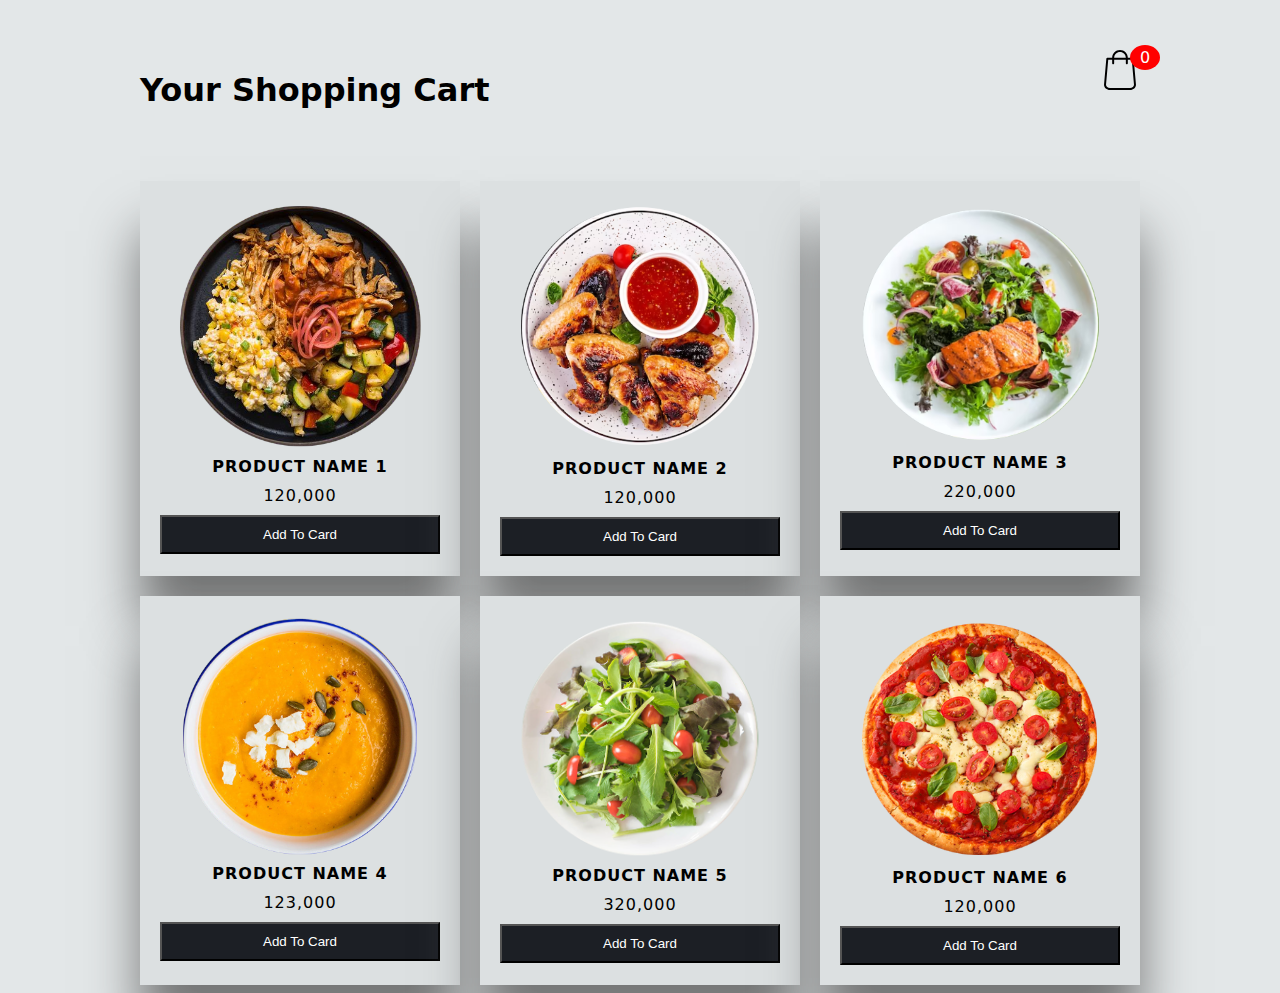
<file: Add to Card Template/index.html>
<!DOCTYPE html>
<html lang="en">
<head>
    <meta charset="UTF-8">
    <meta http-equiv="X-UA-Compatible" content="IE=edge">
    <meta name="viewport" content="width=device-width, initial-scale=1.0">
    <title>Document</title>
    <link rel="stylesheet" href="style.css">
</head>
<body class="">
    
    <div class="container">
        <header>
            <h1>Your Shopping Cart</h1>
            <div class="shopping">
                <img src="image/shopping.svg">
                <span class="quantity">0</span>
            </div>
        </header>

        <div class="list">
          
        </div>
    </div>
    <div class="card">
        <h1>Card</h1>
        <ul class="listCard">
        </ul>
        <div class="checkOut">
            <div class="total">0</div>
            <div class="closeShopping">Close</div>
        </div>
    </div>

    <script src="app.js"></script>
</body>
</html>
</file>
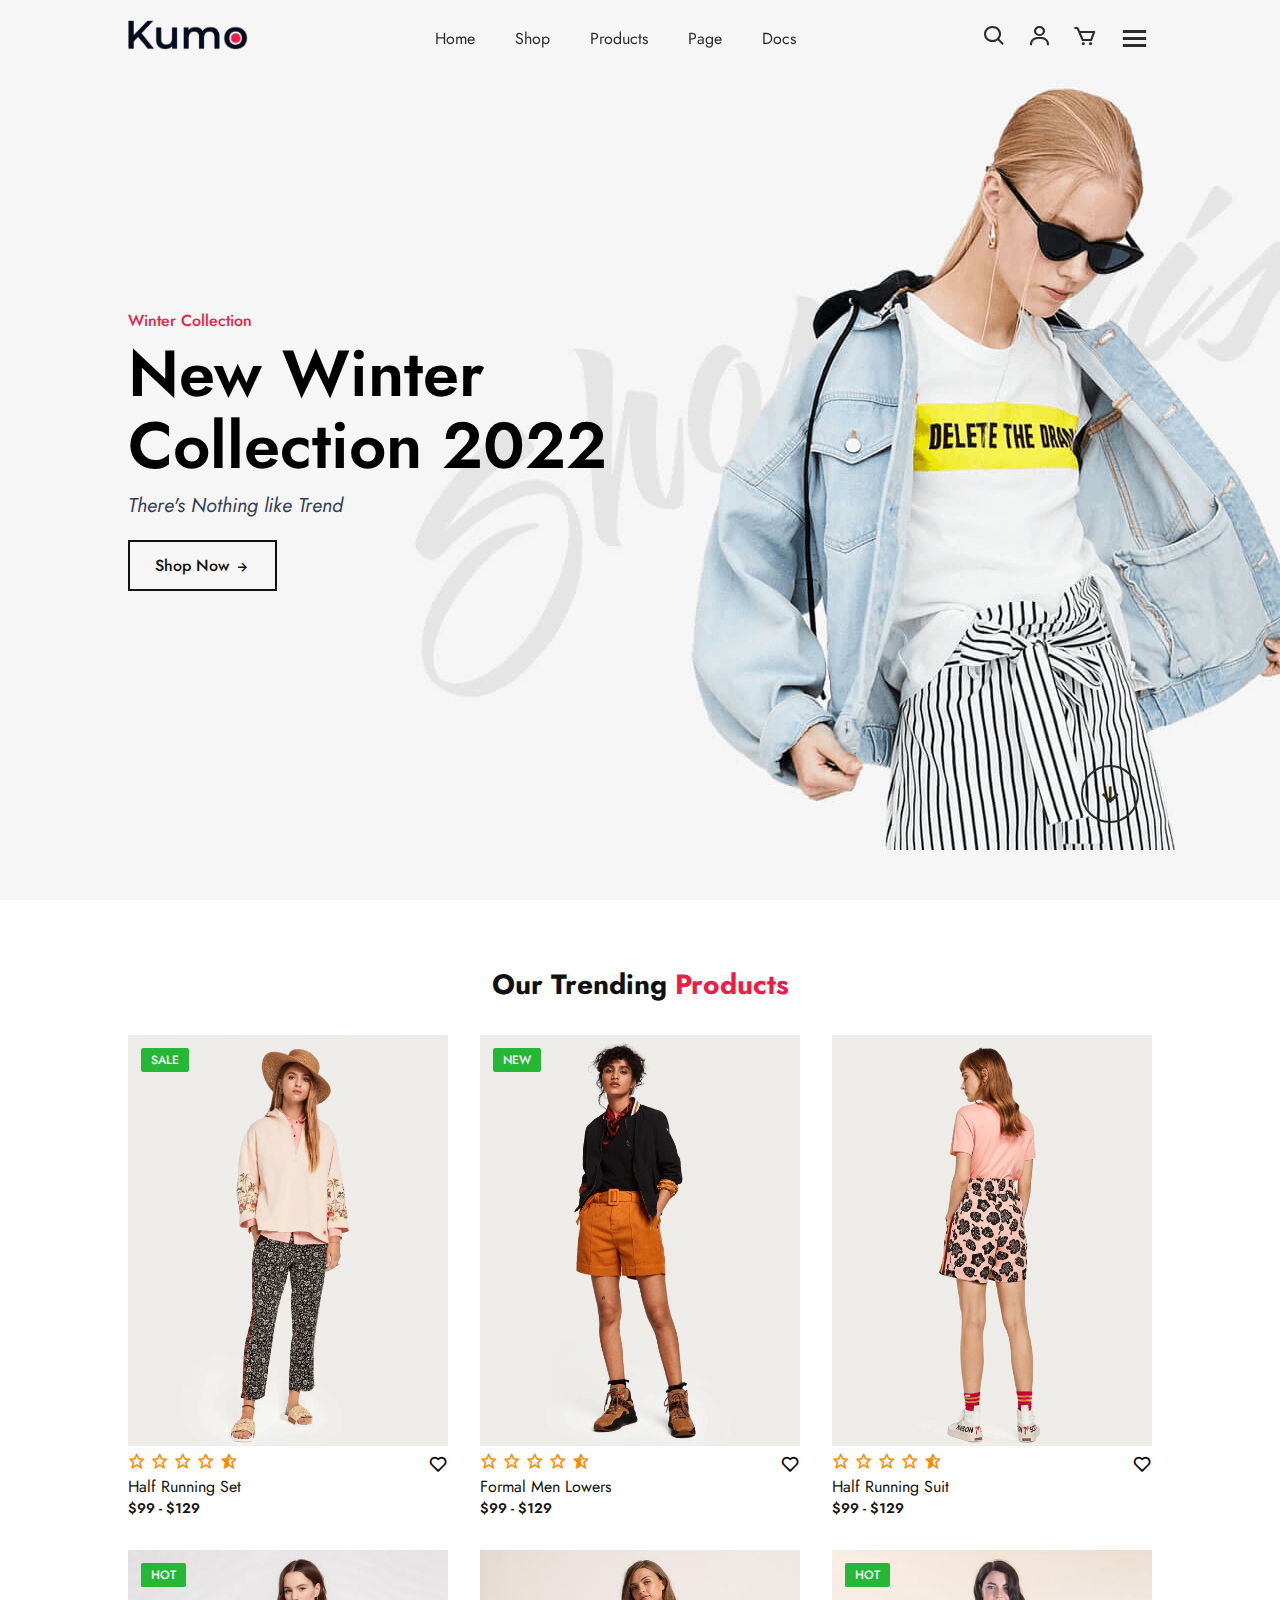
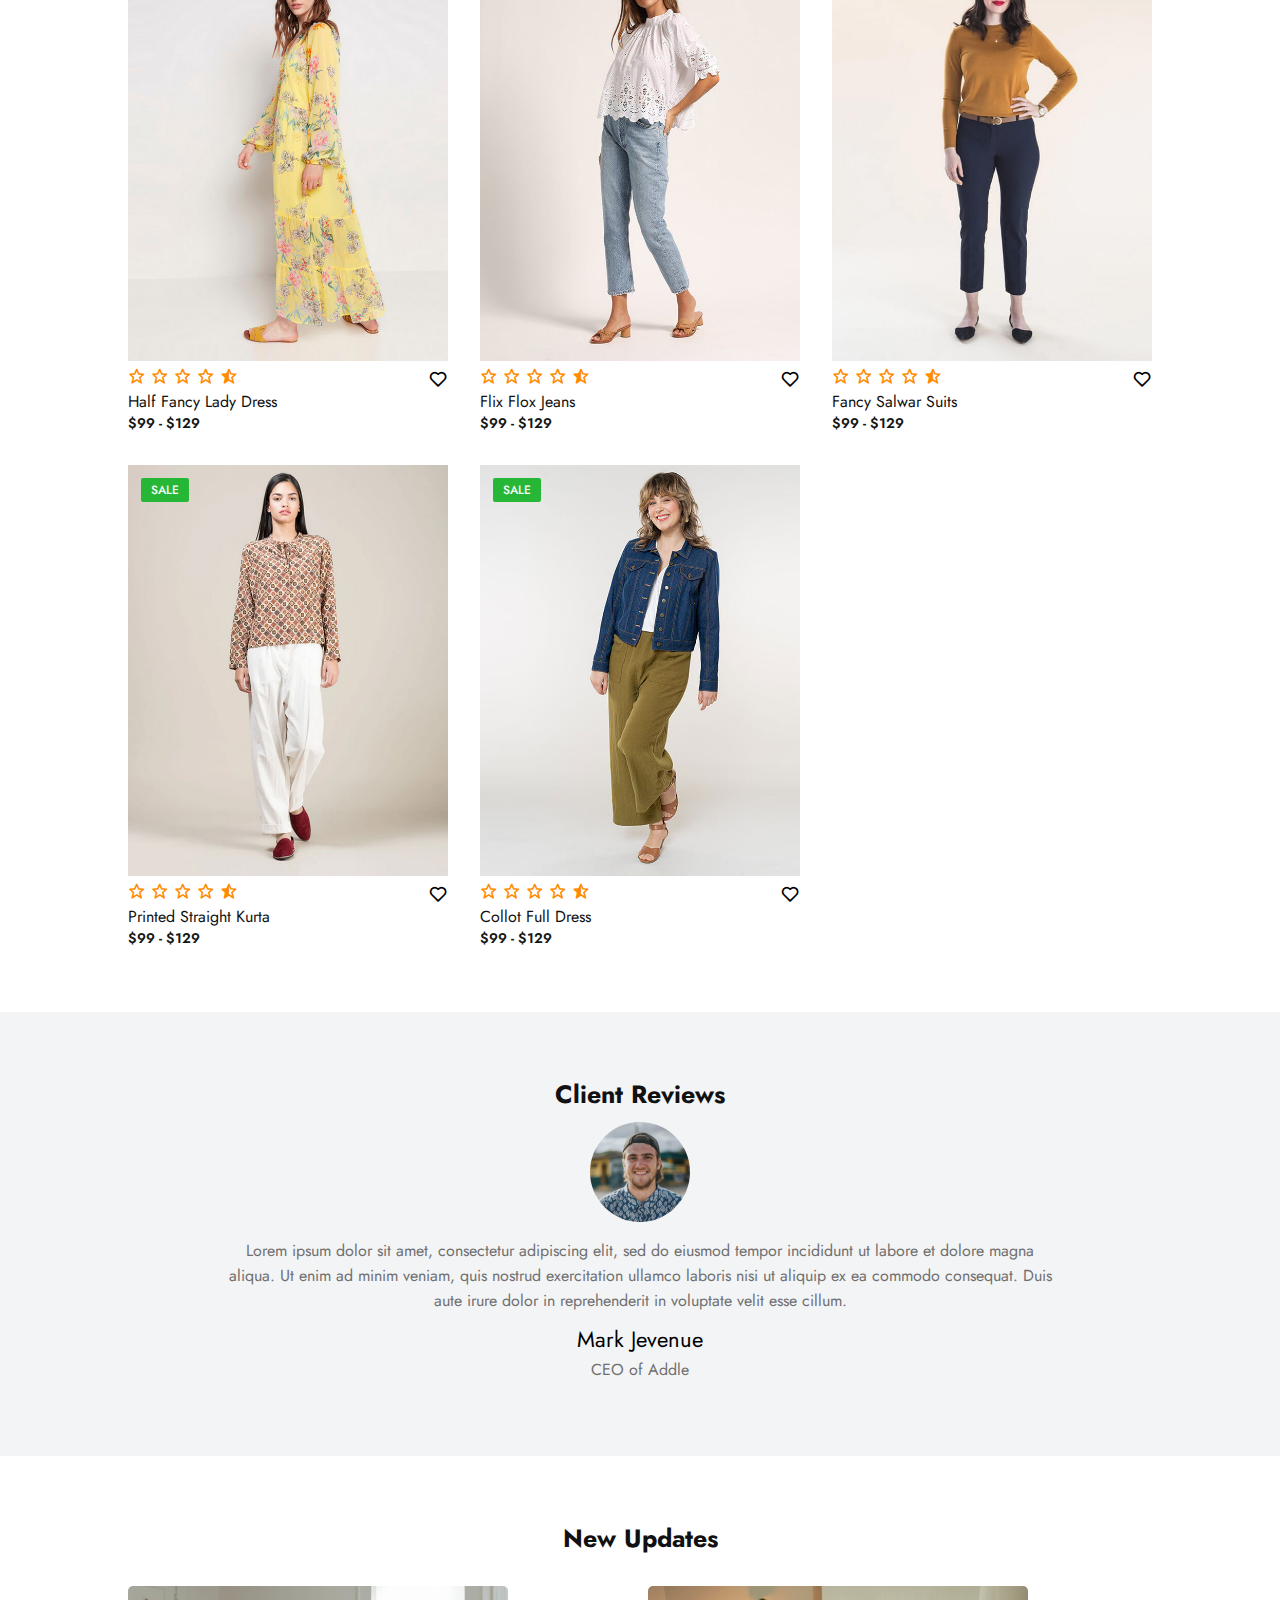
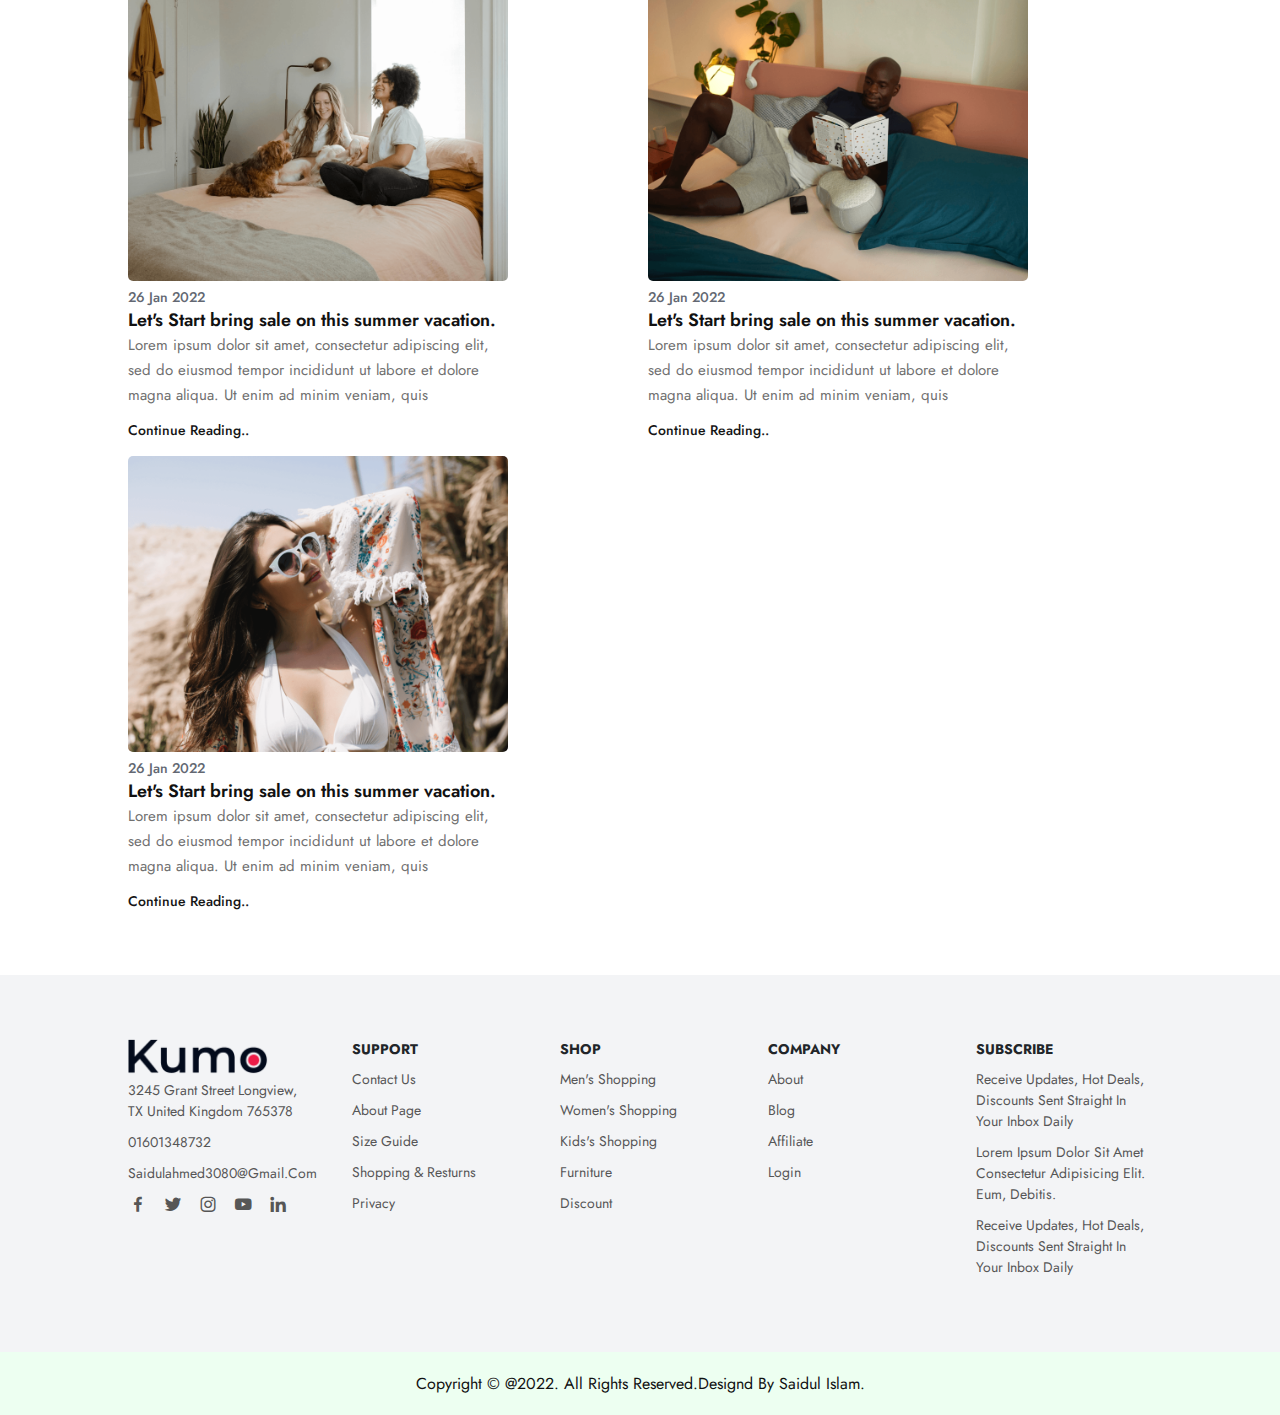
<file: Ecommerce Responsive Website Template/index.html>
<!DOCTYPE html>
<html lang="en">
<head>
    <meta charset="UTF-8">
    <meta http-equiv="X-UA-Compatible" content="IE=edge">
    <meta name="viewport" content="width=device-width, initial-scale=1.0">
    <title>Ecommerce Responsive full website</title>
    <!-- CSS-link -->
    <link rel="stylesheet" href="style.css">

    <link rel="preconnect" href="https://fonts.googleapis.com">
<link rel="preconnect" href="https://fonts.gstatic.com" crossorigin>
<link href="https://fonts.googleapis.com/css2?family=Jost:wght@100;200;300;400;500;600;700&display=swap" rel="stylesheet">

<link rel="stylesheet" href="https://cdnjs.cloudflare.com/ajax/libs/font-awesome/6.2.1/css/all.min.css" integrity="sha512-MV7K8+y+gLIBoVD59lQIYicR65iaqukzvf/nwasF0nqhPay5w/9lJmVM2hMDcnK1OnMGCdVK+iQrJ7lzPJQd1w==" crossorigin="anonymous" referrerpolicy="no-referrer" />

<link rel="stylesheet"
  href="https://unpkg.com/boxicons@latest/css/boxicons.min.css">
</head>
<body>

    <header>
        <a href="#" class="logo"><img src="image/logo.png" alt=""></a>

        <ul class="navmenu">
            <li><a href="#">home</a></li>
            <li><a href="#">shop</a></li>
            <li><a href="#">products</a></li>
            <li><a href="#">page</a></li>
            <li><a href="#">Docs</a></li>
        </ul>

        <div class="nav-icon">
            <a href="#"><i class='bx bx-search'></i></a>
            <a href="#"><i class='bx bx-user' ></i></a>
            <a href="#"><i class='bx bx-cart' ></i></a>

            <div class="bx bx-menu" id="menu-icon"></div>
        </div>
    </header>

    <section class="main-home">
        <div class="main-text">
            <h5>Winter Collection</h5>
            <h1>New Winter <br> Collection 2022</h1>
            <p>There's Nothing like Trend</p>

            <a href="#" class="main-btn">Shop Now <i class='bx bx-right-arrow-alt' ></i></a>
        </div>

        <div class="down-arrow">
            <a href="#trending" class="down"><i class='bx bx-down-arrow-alt' ></i></a>
        </div>
    </section>

    <!-- trending-products-section -->
    <section class="trending-product" id="trending">
        <div class="center-text">
            <h2>Our Trending <span>products</span></h2>
        </div>

        <div class="products">
            <div class="row">
                <img src="image/1.jpg" alt="">
                <div class="product-text">
                    <h5>Sale</h5>
                </div>
                <div class="heart-icon">
                    <i class='bx bx-heart'></i>
                </div>
                <div class="ratting">
                    <i class='bx bx-star'></i>
                    <i class='bx bx-star'></i>
                    <i class='bx bx-star'></i>
                    <i class='bx bx-star'></i>
                    <i class='bx bxs-star-half' ></i>
                </div>

                <div class="price">
                    <h4>Half Running Set</h4>
                    <p>$99 - $129</p>
                </div>
            </div>

            <div class="row">
                <img src="image/2.jpg" alt="">
                <div class="product-text">
                    <h5>New</h5>
                </div>
                <div class="heart-icon">
                    <i class='bx bx-heart'></i>
                </div>
                <div class="ratting">
                    <i class='bx bx-star'></i>
                    <i class='bx bx-star'></i>
                    <i class='bx bx-star'></i>
                    <i class='bx bx-star'></i>
                    <i class='bx bxs-star-half' ></i>
                </div>

                <div class="price">
                    <h4>Formal Men Lowers</h4>
                    <p>$99 - $129</p>
                </div>
            </div>

            <div class="row">
                <img src="image/3.jpg" alt="">

                <div class="heart-icon">
                    <i class='bx bx-heart'></i>
                </div>
                <div class="ratting">
                    <i class='bx bx-star'></i>
                    <i class='bx bx-star'></i>
                    <i class='bx bx-star'></i>
                    <i class='bx bx-star'></i>
                    <i class='bx bxs-star-half' ></i>
                </div>

                <div class="price">
                    <h4>Half Running Suit</h4>
                    <p>$99 - $129</p>
                </div>
            </div>

            <div class="row">
                <img src="image/4.jpg" alt="">
                <div class="product-text">
                    <h5>Hot</h5>
                </div>
                <div class="heart-icon">
                    <i class='bx bx-heart'></i>
                </div>
                <div class="ratting">
                    <i class='bx bx-star'></i>
                    <i class='bx bx-star'></i>
                    <i class='bx bx-star'></i>
                    <i class='bx bx-star'></i>
                    <i class='bx bxs-star-half' ></i>
                </div>

                <div class="price">
                    <h4>Half Fancy Lady Dress</h4>
                    <p>$99 - $129</p>
                </div>
            </div>

            <div class="row">
                <img src="image/5.jpg" alt="">

                <div class="heart-icon">
                    <i class='bx bx-heart'></i>
                </div>
                <div class="ratting">
                    <i class='bx bx-star'></i>
                    <i class='bx bx-star'></i>
                    <i class='bx bx-star'></i>
                    <i class='bx bx-star'></i>
                    <i class='bx bxs-star-half' ></i>
                </div>

                <div class="price">
                    <h4>Flix Flox Jeans</h4>
                    <p>$99 - $129</p>
                </div>
            </div>

            <div class="row">
                <img src="image/6.jpg" alt="">
                <div class="product-text">
                    <h5>Hot</h5>
                </div>
                <div class="heart-icon">
                    <i class='bx bx-heart'></i>
                </div>
                <div class="ratting">
                    <i class='bx bx-star'></i>
                    <i class='bx bx-star'></i>
                    <i class='bx bx-star'></i>
                    <i class='bx bx-star'></i>
                    <i class='bx bxs-star-half' ></i>
                </div>

                <div class="price">
                    <h4>Fancy Salwar Suits</h4>
                    <p>$99 - $129</p>
                </div>
            </div>

            <div class="row">
                <img src="image/7.jpg" alt="">
                <div class="product-text">
                    <h5>Sale</h5>
                </div>
                <div class="heart-icon">
                    <i class='bx bx-heart'></i>
                </div>
                <div class="ratting">
                    <i class='bx bx-star'></i>
                    <i class='bx bx-star'></i>
                    <i class='bx bx-star'></i>
                    <i class='bx bx-star'></i>
                    <i class='bx bxs-star-half' ></i>
                </div>

                <div class="price">
                    <h4>Printed Straight Kurta</h4>
                    <p>$99 - $129</p>
                </div>
            </div>

            <div class="row">
                <img src="image/8.jpg" alt="">
                <div class="product-text">
                    <h5>Sale</h5>
                </div>
                <div class="heart-icon">
                    <i class='bx bx-heart'></i>
                </div>
                <div class="ratting">
                    <i class='bx bx-star'></i>
                    <i class='bx bx-star'></i>
                    <i class='bx bx-star'></i>
                    <i class='bx bx-star'></i>
                    <i class='bx bxs-star-half' ></i>
                </div>

                <div class="price">
                    <h4>Collot Full Dress</h4>
                    <p>$99 - $129</p>
                </div>
            </div>
        </div>

    </section>

    <!-- Client-Review-section -->

    <section class="client-reviews">
        <div class="reviews">
            <h3>Client Reviews</h3>
            <img src="image/team-1.jpg" alt="">
            <p>Lorem ipsum dolor sit amet, consectetur adipiscing elit, sed do eiusmod tempor incididunt ut labore et dolore magna <br>
                aliqua. Ut enim ad minim veniam, quis nostrud exercitation ullamco laboris nisi ut aliquip ex ea commodo consequat. Duis <br>
                aute irure dolor in reprehenderit in voluptate velit esse cillum.</p>

                <h2>Mark Jevenue</h2>
                <p>CEO of Addle</p>
        </div>
    </section>

    <!-- update-news-section -->
    <section class="Update-news">
        <div class="up-center-text">
            <h2>New Updates</h2>
        </div>

        <div class="update-cart">
            <div class="cart">
                <img src="image/bl-1.png" alt="">
                <h5>26 jan 2022</h5>
                <h4>Let's Start bring sale on this summer vacation.</h4>
                <p>Lorem ipsum dolor sit amet, consectetur adipiscing elit, sed do eiusmod tempor incididunt ut labore et dolore magna aliqua. Ut enim ad minim veniam, quis</p>

                <h6>Continue Reading..</h6>
            </div>

            <div class="cart">
                <img src="image/bl-2.png" alt="">
                <h5>26 jan 2022</h5>
                <h4>Let's Start bring sale on this summer vacation.</h4>
                <p>Lorem ipsum dolor sit amet, consectetur adipiscing elit, sed do eiusmod tempor incididunt ut labore et dolore magna aliqua. Ut enim ad minim veniam, quis</p>

                <h6>Continue Reading..</h6>
            </div>

            <div class="cart">
                <img src="image/bl-3.png" alt="">
                <h5>26 jan 2022</h5>
                <h4>Let's Start bring sale on this summer vacation.</h4>
                <p>Lorem ipsum dolor sit amet, consectetur adipiscing elit, sed do eiusmod tempor incididunt ut labore et dolore magna aliqua. Ut enim ad minim veniam, quis</p>

                <h6>Continue Reading..</h6>
            </div>
        </div>
    </section>

    <!-- contact-section -->
    <section class="contact">
        <div class="contact-info">
            <div class="first-info">
                <img src="image/logo.png" alt="">

                <p>3245 Grant Street Longview, <br> TX united kingdom 765378</p>
                <p>01601348732</p>
                <p>saidulahmed3080@gmail.com</p>

                <div class="social-icon">
                    <a href="#"><i class='bx bxl-facebook'></i></a>
                    <a href="#"><i class='bx bxl-twitter' ></i></a>
                    <a href="#"><i class='bx bxl-instagram' ></i></a>
                    <a href="#"><i class='bx bxl-youtube' ></i></a>
                    <a href="#"><i class='bx bxl-linkedin' ></i></a>
                </div>
            </div>

            <div class="second-info">
                <h4>Support</h4>
                <p>Contact us</p>
                <p>About page</p>
                <p>Size Guide</p>
                <p>Shopping & Resturns</p>
                <p>Privacy</p>
            </div>

            <div class="third-info">
                <h4>Shop</h4>
                <p>Men's Shopping</p>
                <p>Women's Shopping</p>
                <p>Kids's Shopping</p>
                <p>Furniture</p>
                <p>Discount</p>
            </div>

            <div class="fourth-info">
                <h4>Company</h4>
                <p>About</p>
                <p>Blog</p>
                <p>Affiliate</p>
                <p>Login</p>
            </div>

            <div class="five">
                <h4>Subscribe</h4>
                <p>Receive Updates, Hot Deals, Discounts Sent Straight In Your Inbox Daily</p>
                <p>Lorem Ipsum Dolor Sit Amet Consectetur Adipisicing Elit. Eum, Debitis.</p>
                <p>Receive Updates, Hot Deals, Discounts Sent Straight In Your Inbox Daily</p>
            </div>
        </div>
    </section>

    <div class="end-text">
        <p>Copyright © @2022. All Rights Reserved.Designd By Saidul Islam.</p>
    </div>

   




    <script src="java.js"></script>
    
</body>
</html>
</file>
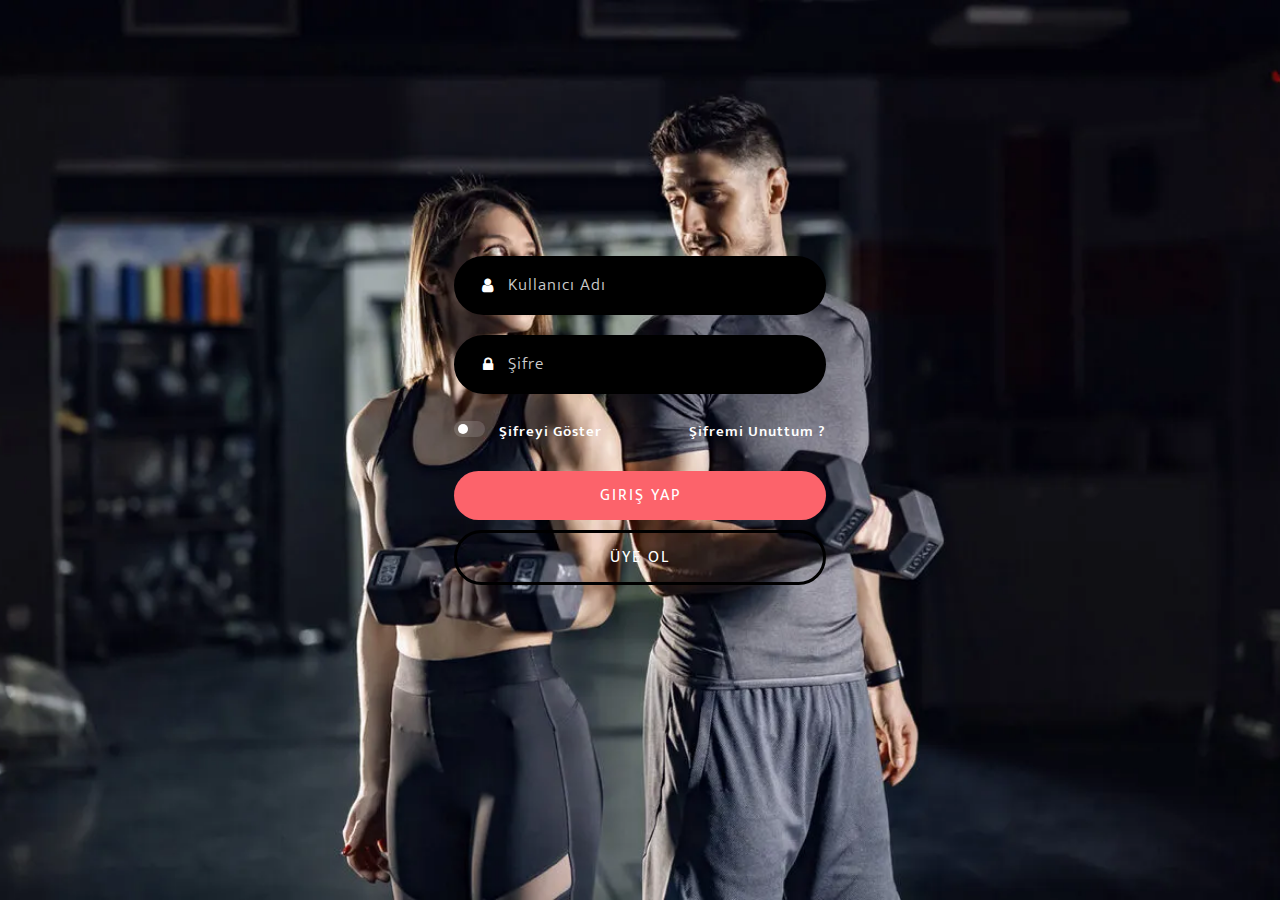
<file: Fitness Template/index.html>
<!--
	Author: W3layouts
	Author URL: http://w3layouts.com
	License: Creative Commons Attribution 3.0 Unported
	License URL: http://creativecommons.org/licenses/by/3.0/
-->
<!DOCTYPE html>
<html lang="zxx">
<!-- Head -->

<head>
    <title>Fitness Template</title>
    <!-- Meta-Tags -->
    <meta name="viewport" content="width=device-width, initial-scale=1">
    <meta charset="utf-8">
    <meta name="keywords" content="Key Login Form a Responsive Web Template, Bootstrap Web Templates, Flat Web Templates, Android Compatible Web Template, Smartphone Compatible Web Template, Free Webdesigns for Nokia, Samsung, LG, Sony Ericsson, Motorola Web Design">
    <script>
        addEventListener("load", function () {
            setTimeout(hideURLbar, 0);
        }, false);

        function hideURLbar() {
            window.scrollTo(0, 1);
        }
    </script>
    <!-- //Meta-Tags -->
    <!-- Index-Page-CSS -->
    <link rel="stylesheet" href="css/style.css" type="text/css" media="all">
    <!-- //Custom-Stylesheet-Links -->
    <!--fonts -->
    <!-- //fonts -->
    <link rel="stylesheet" href="css/font-awesome.min.css" type="text/css" media="all">
    <!-- //Font-Awesome-File-Links -->
	
	<!-- Google fonts -->
	<link href="//fonts.googleapis.com/css?family=Quattrocento+Sans:400,400i,700,700i" rel="stylesheet">
	<link href="//fonts.googleapis.com/css?family=Mukta:200,300,400,500,600,700,800" rel="stylesheet">
	<!-- Google fonts -->

</head>
<!-- //Head -->
<!-- Body -->

<body>

<section class="main">
	<div class="layer">
		
		
		<div class="content-w3ls">
			
			<div class="content-bottom">
				<form action="#" method="post">
					<div class="field-group">
						<span class="fa fa-user" aria-hidden="true"></span>
						<div class="wthree-field">
							<input name="text1" id="text1" type="text" value="" placeholder="Kullanıcı Adı" required>
						</div>
					</div>
					<div class="field-group">
						<span class="fa fa-lock" aria-hidden="true"></span>
						<div class="wthree-field">
							<input name="password" id="myInput" type="Password" placeholder="Şifre">
						</div>
					</div>
					<ul class="list-login">
						<li class="switch-agileits">
							<label class="switch">
								<input type="checkbox" onclick="myFunction()">
								<span class="slider round"></span>
								Şifreyi Göster
							</label>
						</li>
						<li>
							<a href="Forgot.html" class="text-right">Şifremi Unuttum ?</a>
						</li>
						<li class="clearfix"></li>
					</ul>
					<div class="wthree-field">
						<button type="submit" class="btn">Giriş Yap</button>
					</div>
					<div class="wthree-field">
						<button onclick="document.location='register.html'" type="submit" class="btn2">Üye Ol</button>
					</div>
				</form>
			</div>
		</div>
		
    </div>
</section>
<script>
                        function myFunction() {
                            var x = document.getElementById("myInput");
                            if (x.type === "password") {
                                x.type = "text";
                            } else {
                                x.type = "password";
                            }
                        }
                    </script>

</body>
<!-- //Body -->
</html>
</file>
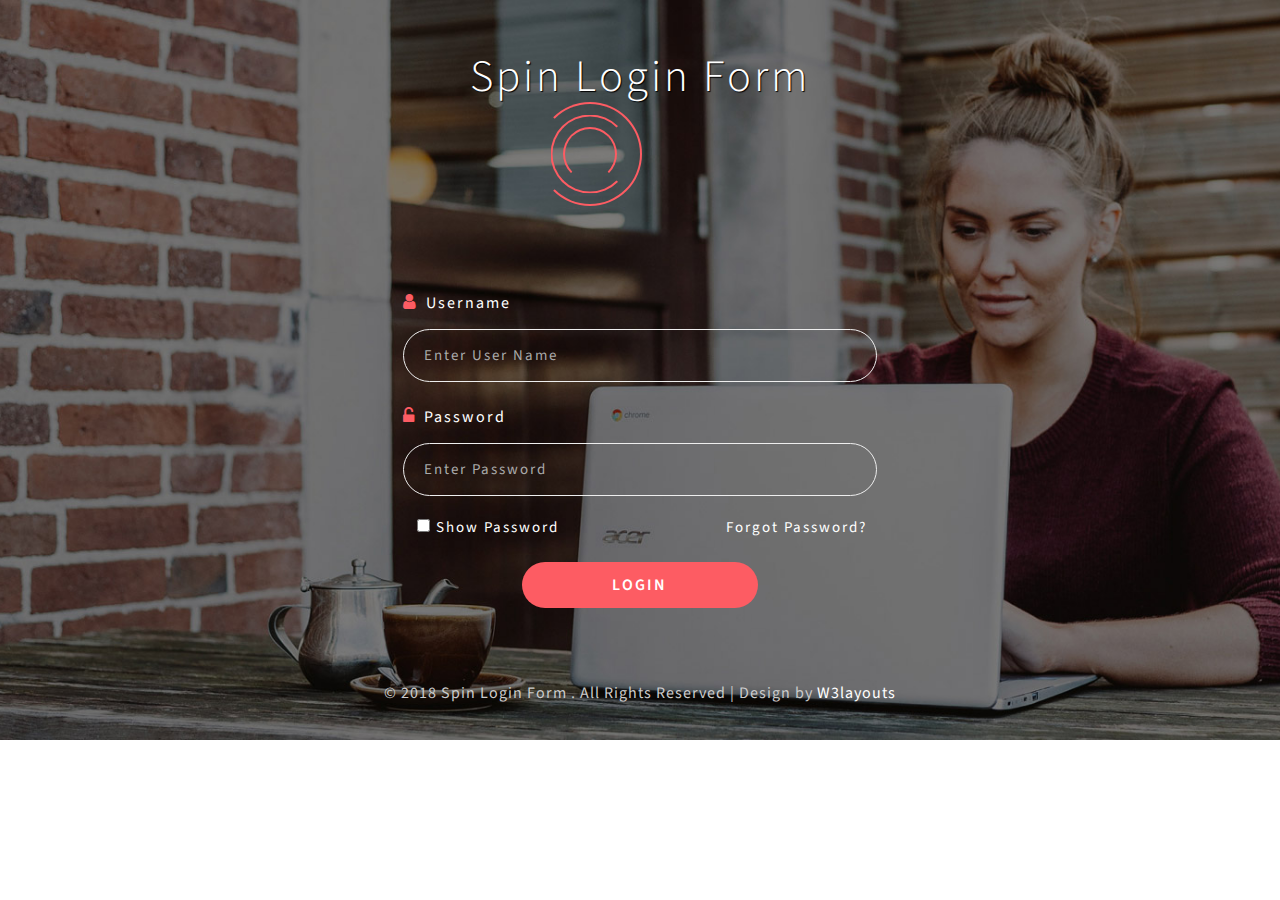
<file: Login Page Template/index.html>
<!--A Design by W3layouts
Author: W3layout
Author URL: http://w3layouts.com
License: Creative Commons Attribution 3.0 Unported
License URL: http://creativecommons.org/licenses/by/3.0/
-->
<!DOCTYPE HTML>
<html>

<head>
	<title>Spin Login Form Responsive Widget Template :: w3layouts</title>
	<!-- Meta-Tags -->
	<meta name="viewport" content="width=device-width, initial-scale=1">
	<meta charset="utf-8">
	<meta name="keywords" content="Spin Login Form a Responsive Web Template, Bootstrap Web Templates, Flat Web Templates, Android Compatible Web Template, Smartphone Compatible Web Template, Free Webdesigns for Nokia, Samsung, LG, Sony Ericsson, Motorola Web Design">
	<script>
		addEventListener("load", function () {
			setTimeout(hideURLbar, 0);
		}, false);

		function hideURLbar() {
			window.scrollTo(0, 1);
		}
	</script>
	<!-- //Meta-Tags -->
	<!-- Stylesheets -->
	<link href="css/font-awesome.css" rel="stylesheet">
	<link href="css/style.css" rel='stylesheet' type='text/css' />
	<!--// Stylesheets -->
	<!--fonts-->
	<link href="//fonts.googleapis.com/css?family=Source+Sans+Pro:200,200i,300,300i,400,400i,600,600i,700,700i,900,900i&amp;subset=cyrillic,cyrillic-ext,greek,greek-ext,latin-ext,vietnamese" rel="stylesheet">
	<!--//fonts-->
</head>

<body>
	<h1>Spin Login Form </h1>
	<div class="clear-loading spinner">
		<span></span>
	</div>
	<div class="w3ls-login box box--big">
		<!-- form starts here -->
		<form action="#" method="post">
			<div class="agile-field-txt">
				<label><i class="fa fa-user" aria-hidden="true"></i> Username </label>
				<input type="text" name="name" placeholder="Enter User Name" required="" />
			</div>
			<div class="agile-field-txt">
				<label><i class="fa fa-unlock-alt" aria-hidden="true"></i> password </label>
				<input type="password" name="password" placeholder="Enter Password" required="" id="myInput" />
				<div class="agile_label">
					<input id="check3" name="check3" type="checkbox" value="show password" onclick="myFunction()">
					<label class="check" for="check3">Show password</label>
				</div>
				<div class="agile-right">
					<a href="#">forgot password?</a>
				</div>
			</div>
			<!-- script for show password -->
			<script>
				function myFunction() {
					var x = document.getElementById("myInput");
					if (x.type === "password") {
						x.type = "text";
					} else {
						x.type = "password";
					}
				}
			</script>
			<!-- //end script -->
				<input type="submit" value="LOGIN">
		</form>
	</div>
	<!-- //form ends here -->
	<!--copyright-->
	<div class="copy-wthree">
		<p>© 2018 Spin Login Form . All Rights Reserved | Design by
			<a href="http://w3layouts.com/" target="_blank">W3layouts</a>
		</p>
	</div>
	<!--//copyright-->
</body>
</html>
</file>
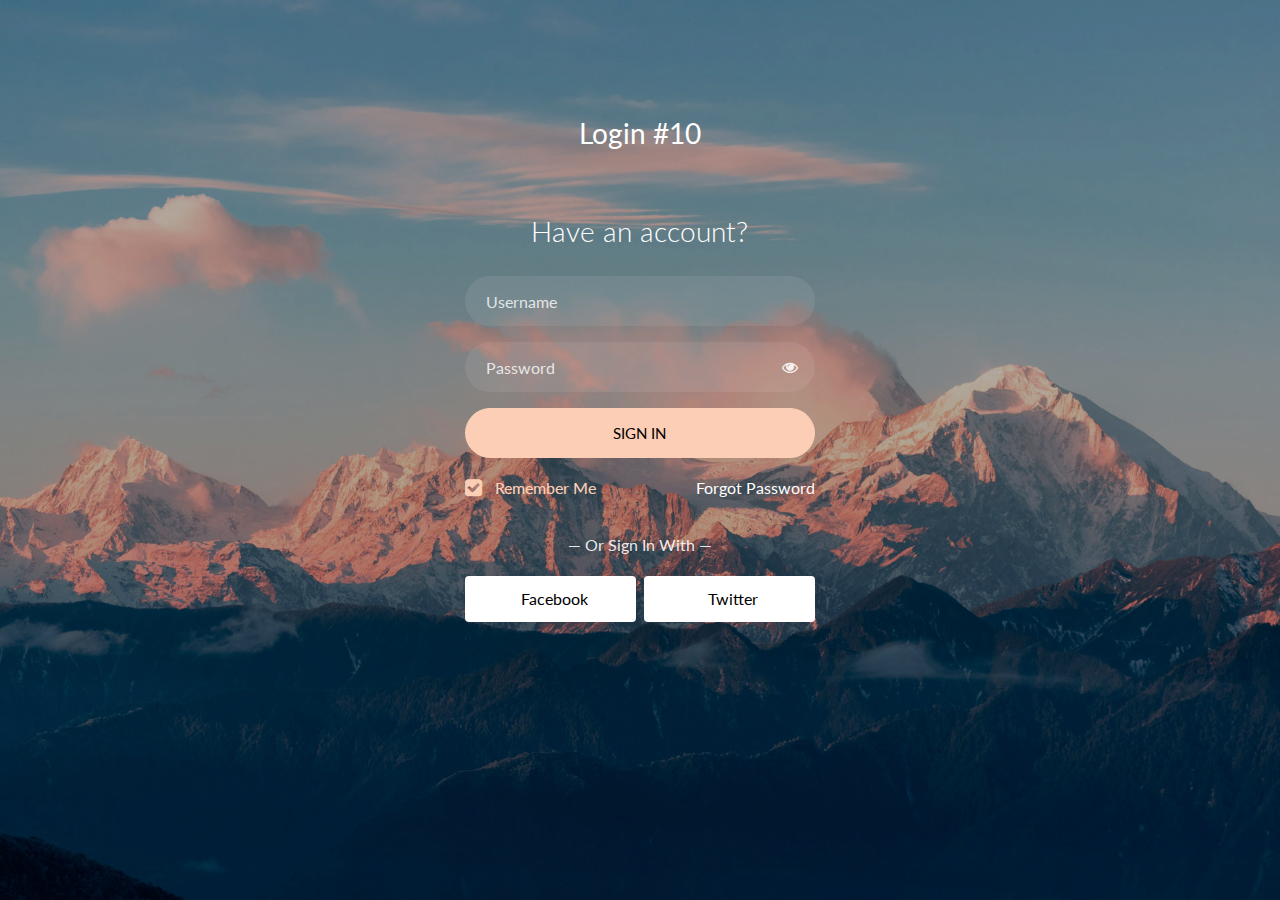
<file: Login Page/index.html>
<!doctype html>
<html lang="en">
  <head>
  	<title>Login 10</title>
    <meta charset="utf-8">
    <meta name="viewport" content="width=device-width, initial-scale=1, shrink-to-fit=no">

	<link href="https://fonts.googleapis.com/css?family=Lato:300,400,700&display=swap" rel="stylesheet">

	<link rel="stylesheet" href="https://stackpath.bootstrapcdn.com/font-awesome/4.7.0/css/font-awesome.min.css">
	
	<link rel="stylesheet" href="css/style.css">

	</head>
	<body class="img js-fullheight" style="background-image: url(images/bg.jpg);">
	<section class="ftco-section">
		<div class="container">
			<div class="row justify-content-center">
				<div class="col-md-6 text-center mb-5">
					<h2 class="heading-section">Login #10</h2>
				</div>
			</div>
			<div class="row justify-content-center">
				<div class="col-md-6 col-lg-4">
					<div class="login-wrap p-0">
		      	<h3 class="mb-4 text-center">Have an account?</h3>
		      	<form action="#" class="signin-form">
		      		<div class="form-group">
		      			<input type="text" class="form-control" placeholder="Username" required>
		      		</div>
	            <div class="form-group">
	              <input id="password-field" type="password" class="form-control" placeholder="Password" required>
	              <span toggle="#password-field" class="fa fa-fw fa-eye field-icon toggle-password"></span>
	            </div>
	            <div class="form-group">
	            	<button type="submit" class="form-control btn btn-primary submit px-3">Sign In</button>
	            </div>
	            <div class="form-group d-md-flex">
	            	<div class="w-50">
		            	<label class="checkbox-wrap checkbox-primary">Remember Me
									  <input type="checkbox" checked>
									  <span class="checkmark"></span>
									</label>
								</div>
								<div class="w-50 text-md-right">
									<a href="#" style="color: #fff">Forgot Password</a>
								</div>
	            </div>
	          </form>
	          <p class="w-100 text-center">&mdash; Or Sign In With &mdash;</p>
	          <div class="social d-flex text-center">
	          	<a href="#" class="px-2 py-2 mr-md-1 rounded"><span class="ion-logo-facebook mr-2"></span> Facebook</a>
	          	<a href="#" class="px-2 py-2 ml-md-1 rounded"><span class="ion-logo-twitter mr-2"></span> Twitter</a>
	          </div>
		      </div>
				</div>
			</div>
		</div>
	</section>

	<script src="js/jquery.min.js"></script>
  <script src="js/popper.js"></script>
  <script src="js/bootstrap.min.js"></script>
  <script src="js/main.js"></script>

	</body>
</html>
</file>
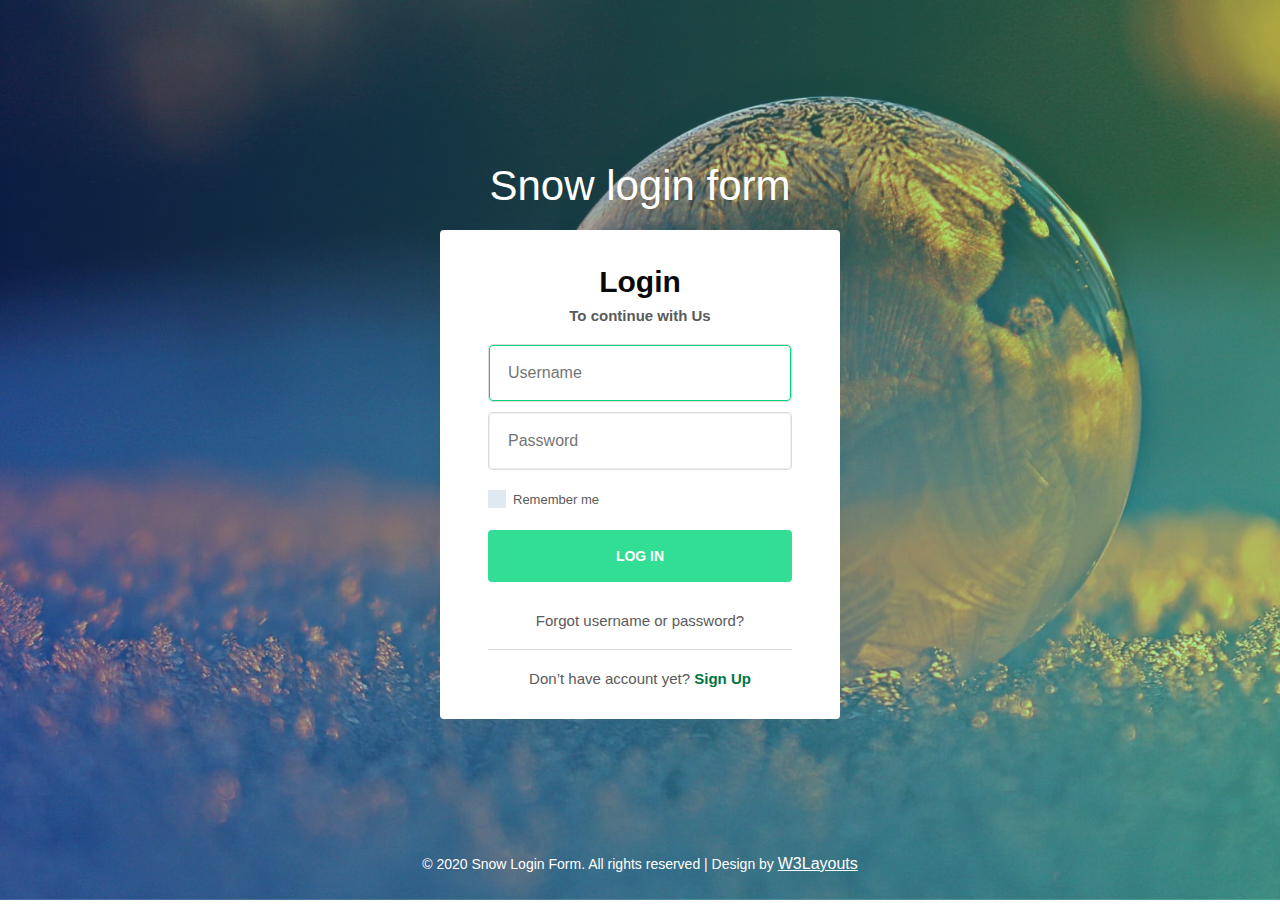
<file: Snow Login Form/index.html>
<!--
Author: W3layouts
Author URL: http://w3layouts.com
-->
<!DOCTYPE html>
<html lang="zxx">

<head>
	<title>Snow Login form Responsive Widget Template : W3Layouts</title>

	<!-- Meta tags -->
	<meta charset="UTF-8">
	<meta name="viewport" content="width=device-width, initial-scale=1.0">
	<meta http-equiv="X-UA-Compatible" content="ie=edge">

	<!-- Style -->
	<link rel="stylesheet" href="css/style.css" type="text/css" media="all" />
</head>

<body>
	<!-- login form -->
	<section class="w3l-login">
		<div class="overlay">
			<div class="wrapper">
				<div class="logo">
					<a class="brand-logo" href="index.html">Snow login form</a>
				</div>
				<div class="form-section">
					<h3>Login</h3>
					<h6>To continue with Us</h6>
					<form action="#" method="post" class="signin-form">
						<div class="form-input">
							<input type="text" name="Username" placeholder="Username" required="" autofocus>
						</div>
						<div class="form-input">
							<input type="password" name="password" placeholder="Password" required="">
						</div>
						<label class="check-remaind">
							<input type="checkbox">
							<span class="checkmark"></span>
							<p class="remember">Remember me</p>
						</label>
						<button type="submit" class="btn btn-primary theme-button mt-4">Log in</button>
						<div class="new-signup">
							<a href="#reload" class="signuplink">Forgot username or password?</a>
						</div>
					</form>
					<p class="signup">Don’t have account yet? <a href="#signup.html" class="signuplink">Sign Up</a></p>
				</div>
			</div>
		</div>
		<div id='stars'></div>
		<div id='stars2'></div>
		<div id='stars3'></div>

		<!-- copyright -->
		<div class="copy-right">
			<p>&copy; 2020 Snow Login Form. All rights reserved | Design by <a href="http://w3layouts.com/" target="_blank">W3Layouts</a></p>
		</div>
		<!-- //copyright -->
	</section>

	<!-- /login form -->
</body>

</html>
</file>
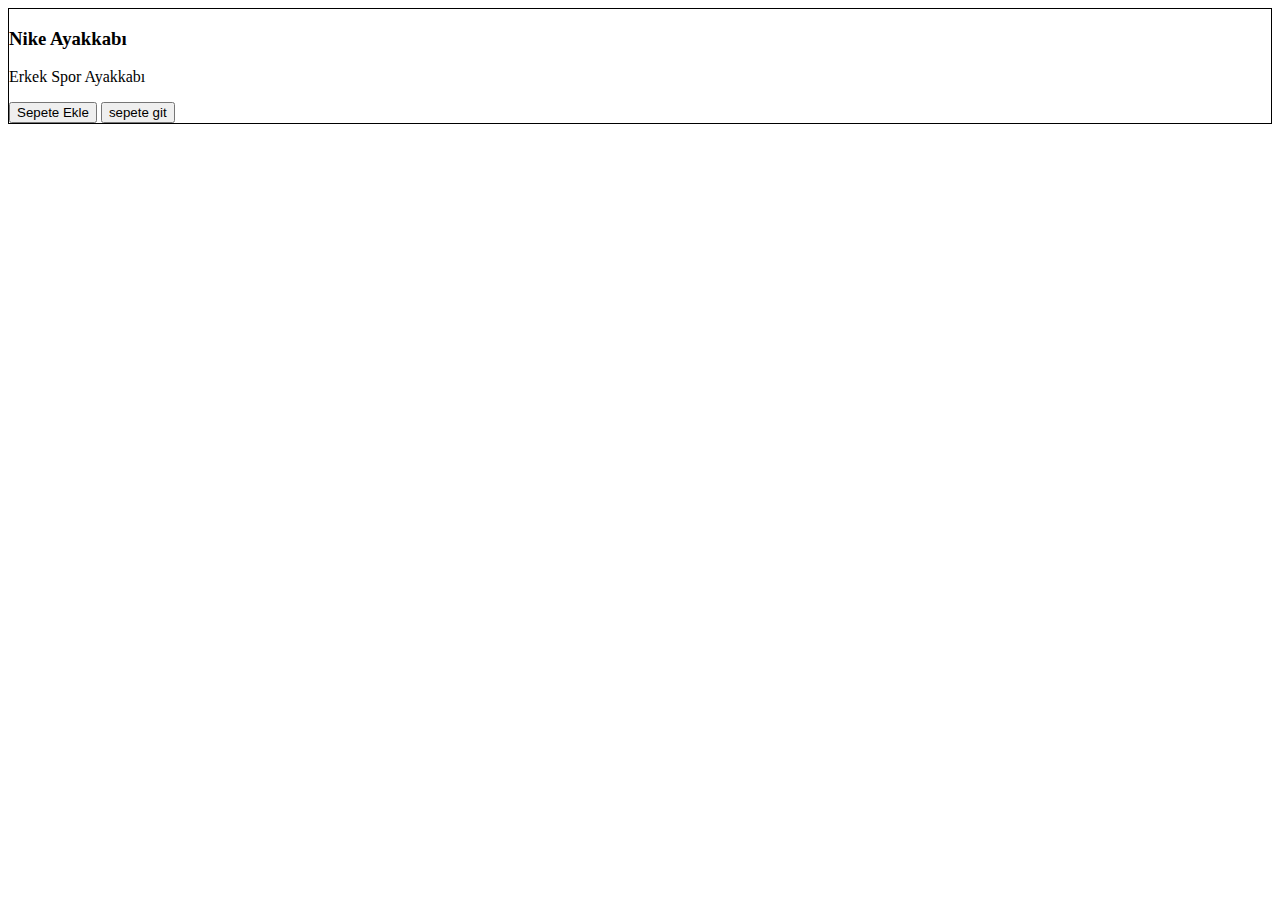
<file: Add to Card Template/AISepet/index.html>
<!DOCTYPE html>
<html lang="en">
<head>
    <meta charset="UTF-8">
    <meta http-equiv="X-UA-Compatible" content="IE=edge">
    <meta name="viewport" content="width=device-width, initial-scale=1.0">
    <title>İndex</title>
</head>
<body>
    <div class="product" style="border:1px solid black ;">
        <h3>Nike Ayakkabı</h3>
        <p>Erkek Spor Ayakkabı</p>
        <button class="add-to-cart-btn">Sepete Ekle</button>
        <a href="sepet.html"><button>sepete git</button></a>
      </div>
      <script src="java.js"></script>
</body>
</html>
</file>
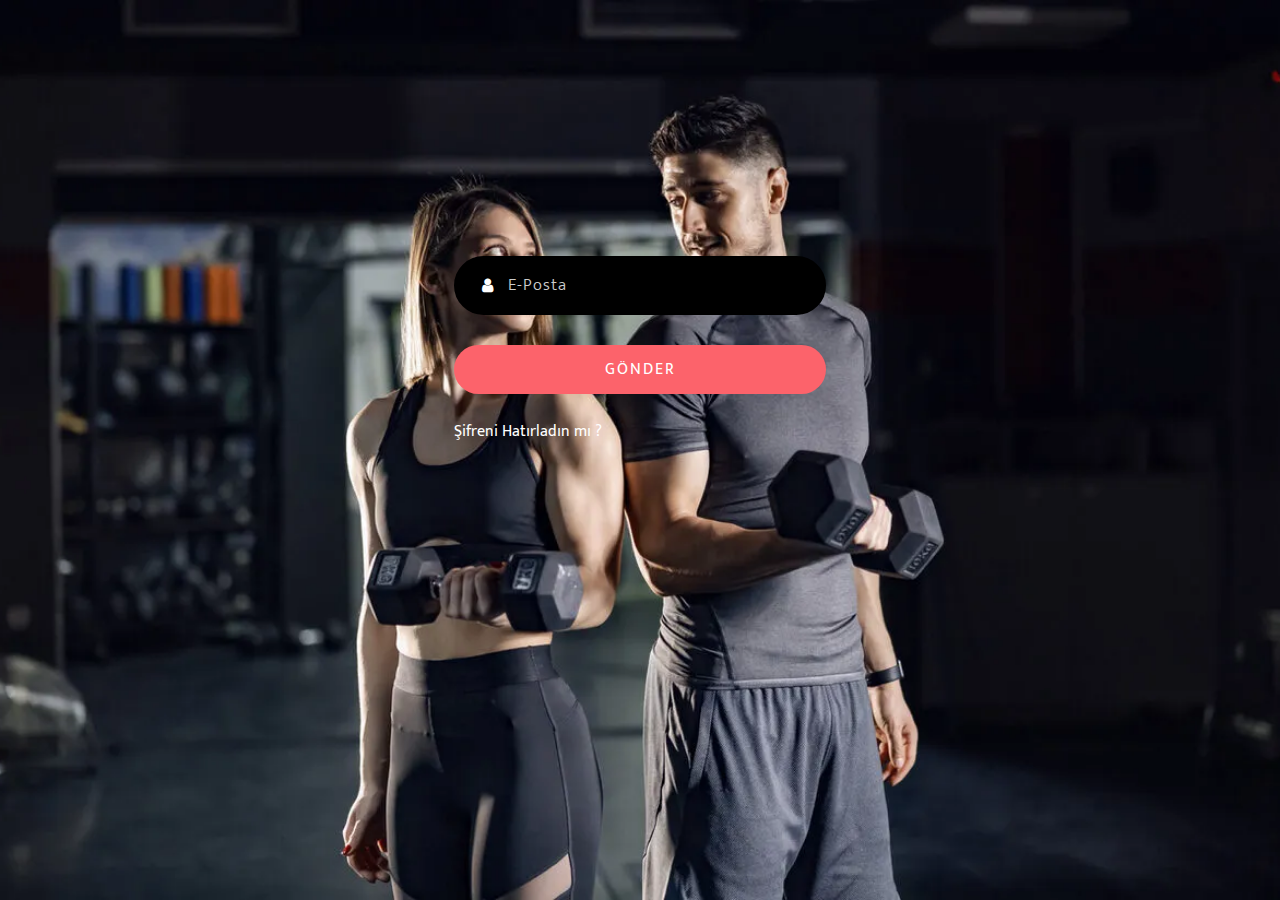
<file: Fitness Template/Forgot.html>
<!--
	Author: W3layouts
	Author URL: http://w3layouts.com
	License: Creative Commons Attribution 3.0 Unported
	License URL: http://creativecommons.org/licenses/by/3.0/
-->
<!DOCTYPE html>
<html lang="zxx">
<!-- Head -->

<head>
    <title>Fitness Template</title>
    <!-- Meta-Tags -->
    <meta name="viewport" content="width=device-width, initial-scale=1">
    <meta charset="utf-8">
    <meta name="keywords" content="Key Login Form a Responsive Web Template, Bootstrap Web Templates, Flat Web Templates, Android Compatible Web Template, Smartphone Compatible Web Template, Free Webdesigns for Nokia, Samsung, LG, Sony Ericsson, Motorola Web Design">
    <script>
        addEventListener("load", function () {
            setTimeout(hideURLbar, 0);
        }, false);

        function hideURLbar() {
            window.scrollTo(0, 1);
        }
    </script>
    <!-- //Meta-Tags -->
    <!-- Index-Page-CSS -->
    <link rel="stylesheet" href="css/style.css" type="text/css" media="all">
    <!-- //Custom-Stylesheet-Links -->
    <!--fonts -->
    <!-- //fonts -->
    <link rel="stylesheet" href="css/font-awesome.min.css" type="text/css" media="all">
    <!-- //Font-Awesome-File-Links -->
	
	<!-- Google fonts -->
	<link href="//fonts.googleapis.com/css?family=Quattrocento+Sans:400,400i,700,700i" rel="stylesheet">
	<link href="//fonts.googleapis.com/css?family=Mukta:200,300,400,500,600,700,800" rel="stylesheet">
	<!-- Google fonts -->

</head>
<!-- //Head -->
<!-- Body -->

<body>

<section class="main">
	<div class="layer">
		
		
		<div class="content-w3ls">
			
			<div class="content-bottom">
				<form action="#" method="post">
                    <div class="field-group">
						<span class="fa fa-user" aria-hidden="true"></span>
						<div class="wthree-field">
							<input name="text1" id="text1" type="email" value="" placeholder="E-Posta" required>
						</div>
					</div>
					
					<div class="wthree-field">
						<button onclick="document.location='index.html'" type="submit" class="btn">Gönder</button>
					</div>
                    <ul class="list-login">
						<li>
							<a href="index.html" class="text-right">Şifreni Hatırladın mı ?</a>
						</li>
						<li class="clearfix"></li>
					</ul>
				</form>
			</div>
		</div>
		
    </div>
</section>

</body>
<!-- //Body -->
</html>
</file>
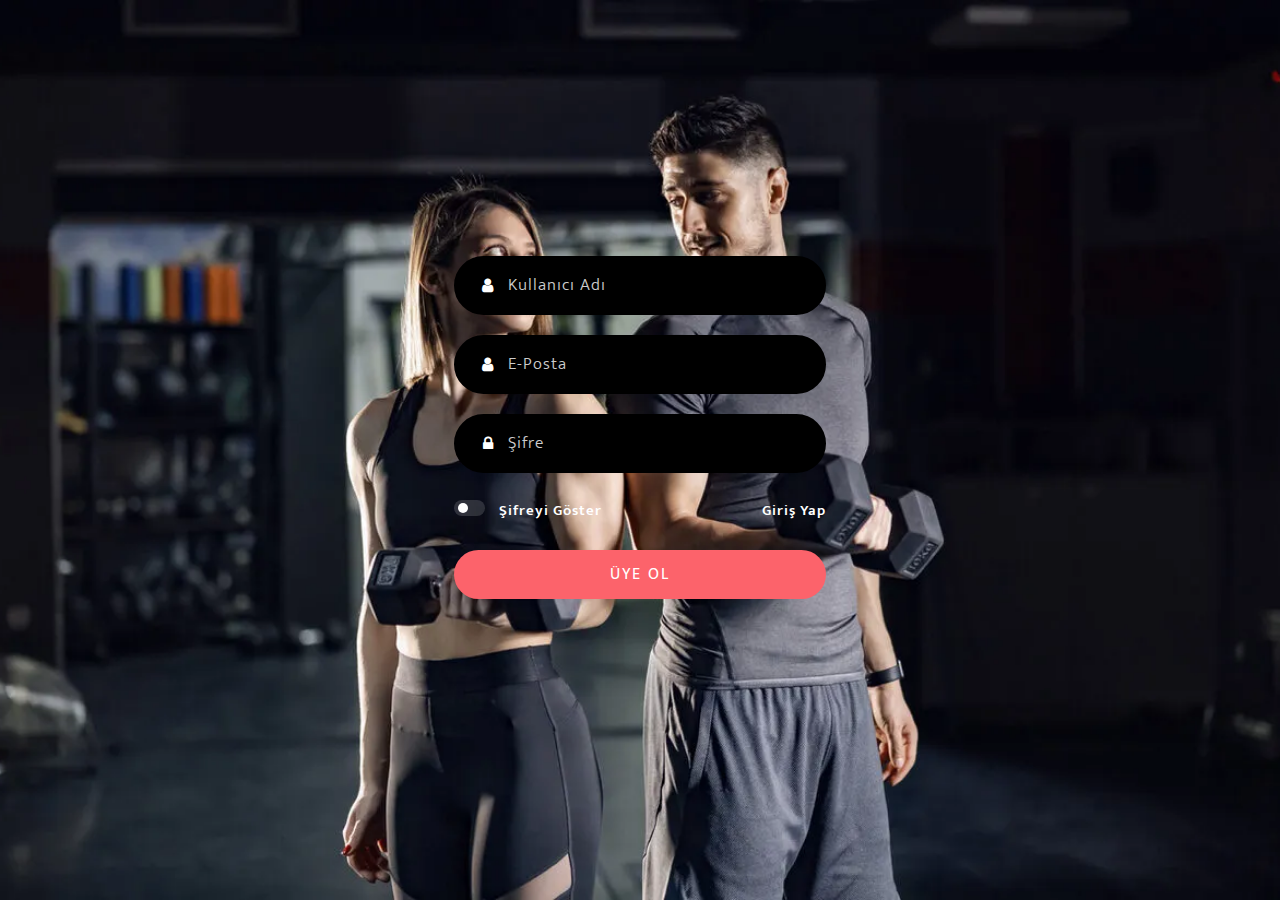
<file: Fitness Template/register.html>
<!--
	Author: W3layouts
	Author URL: http://w3layouts.com
	License: Creative Commons Attribution 3.0 Unported
	License URL: http://creativecommons.org/licenses/by/3.0/
-->
<!DOCTYPE html>
<html lang="zxx">
<!-- Head -->

<head>
    <title>Fitness Template</title>
    <!-- Meta-Tags -->
    <meta name="viewport" content="width=device-width, initial-scale=1">
    <meta charset="utf-8">
    <meta name="keywords" content="Key Login Form a Responsive Web Template, Bootstrap Web Templates, Flat Web Templates, Android Compatible Web Template, Smartphone Compatible Web Template, Free Webdesigns for Nokia, Samsung, LG, Sony Ericsson, Motorola Web Design">
    <script>
        addEventListener("load", function () {
            setTimeout(hideURLbar, 0);
        }, false);

        function hideURLbar() {
            window.scrollTo(0, 1);
        }
    </script>
    <!-- //Meta-Tags -->
    <!-- Index-Page-CSS -->
    <link rel="stylesheet" href="css/style.css" type="text/css" media="all">
    <!-- //Custom-Stylesheet-Links -->
    <!--fonts -->
    <!-- //fonts -->
    <link rel="stylesheet" href="css/font-awesome.min.css" type="text/css" media="all">
    <!-- //Font-Awesome-File-Links -->
	
	<!-- Google fonts -->
	<link href="//fonts.googleapis.com/css?family=Quattrocento+Sans:400,400i,700,700i" rel="stylesheet">
	<link href="//fonts.googleapis.com/css?family=Mukta:200,300,400,500,600,700,800" rel="stylesheet">
	<!-- Google fonts -->

</head>
<!-- //Head -->
<!-- Body -->

<body>

<section class="main">
	<div class="layer">
		
		
		<div class="content-w3ls">
			
			<div class="content-bottom">
				<form action="#" method="post">
					<div class="field-group">
						<span class="fa fa-user" aria-hidden="true"></span>
						<div class="wthree-field">
							<input name="text1" id="text1" type="text" value="" placeholder="Kullanıcı Adı" required>
						</div>
					</div>
                    <div class="field-group">
						<span class="fa fa-user" aria-hidden="true"></span>
						<div class="wthree-field">
							<input name="text1" id="text1" type="email" value="" placeholder="E-Posta" required>
						</div>
					</div>
					<div class="field-group">
						<span class="fa fa-lock" aria-hidden="true"></span>
						<div class="wthree-field">
							<input name="password" id="myInput" type="Password" placeholder="Şifre">
						</div>
					</div>
					<ul class="list-login">
						<li class="switch-agileits">
							<label class="switch">
								<input type="checkbox" onclick="myFunction()">
								<span class="slider round"></span>
								Şifreyi Göster
							</label>
						</li>
						<li>
							<a href="index.html" class="text-right"> Giriş Yap</a>
						</li>
						<li class="clearfix"></li>
					</ul>
					<div class="wthree-field">
						<button onclick="document.location='index.html'" type="submit" class="btn">Üye Ol</button>
					</div>
					
					
				</form>
			</div>
		</div>
		
    </div>
</section>
<script>
                        function myFunction() {
                            var x = document.getElementById("myInput");
                            if (x.type === "password") {
                                x.type = "text";
                            } else {
                                x.type = "password";
                            }
                        }
                    </script>

</body>
<!-- //Body -->
</html>
</file>
<file: Add to Card Template/style.css>
body{
    background-color: #E3E7E8;
    font-family: system-ui;
}
.container{
    width: 1000px;
    margin: auto;
    transition: 0.5s;
}
header{
    display: grid;
    grid-template-columns: 1fr 50px;
    margin-top: 50px;
}
header .shopping{
    position: relative;
    text-align: right;
}
header .shopping img{
    width: 40px;
}
header .shopping span{
    background: red;
    border-radius: 50%;
    display: flex;
    justify-content: center;
    align-items: center;
    color: #fff;
    position: absolute;
    top: -5px;
    left: 80%;
    padding: 3px 10px;
}
.list{
    display: grid;
    grid-template-columns: repeat(3, 1fr);
    column-gap: 20px;
    row-gap: 20px;
    margin-top: 50px;
}
.list .item{
    text-align: center;
    background-color: #DCE0E1;
    padding: 20px;
    box-shadow: 0 50px 50px #757676;
    letter-spacing: 1px;
}
.list .item img{
    width: 90%;
}
.list .item .title{
    font-weight: 600;
}
.list .item .price{
    margin: 10px;
}
.list .item button{
    background-color: #1C1F25;
    color: #fff;
    width: 100%;
    padding: 10px;
}
.card{
    position: fixed;
    top:0;
    left: 100%;
    width: 500px;
    background-color: #453E3B;
    height: 100vh;
    transition: 0.5s;
}
.active .card{
    left: calc(100% - 500px);
}
.active .container{
   transform: translateX(-200px);
}
.card h1{
    color: #E8BC0E;
    font-weight: 100;
    margin: 0;
    padding: 0 20px;
    height: 80px;
    display: flex;
    align-items: center;
}
.card .checkOut{
    position: absolute;
    bottom: 0;
    width: 100%;
    display: grid;
    grid-template-columns: repeat(2, 1fr);

}
.card .checkOut div{
    background-color: #E8BC0E;
    width: 100%;
    height: 70px;
    display: flex;
    justify-content: center;
    align-items: center;
    font-weight: bold;
    cursor: pointer;
}
.card .checkOut div:nth-child(2){
    background-color: #1C1F25;
    color: #fff;
}
.listCard li{
    display: grid;
    grid-template-columns: 100px repeat(3, 1fr);
    color: #fff;
    row-gap: 10px;
}
.listCard li div{
    display: flex;
    justify-content: center;
    align-items: center;
}
.listCard li img{
    width: 90%;
}
.listCard li button{
    background-color: #fff5;
    border: none;
}
.listCard .count{
    margin: 0 10px;
}
</file>
<file: Ecommerce Responsive Website Template/style.css>
*{
    margin: 0;
    padding: 0;
    box-sizing: border-box;
    scroll-behavior: smooth;
    font-family: 'Jost', sans-serif;
    list-style: none;
    text-decoration: none;
}
header{
    position: fixed;
    width: 100%;
    top: 0;
    right: 0;
    z-index: 1000;
    display: flex;
    align-items: center;
    justify-content: space-between;
    padding: 20px 10%;
}
.logo img{
    max-width: 120px;
    height: auto;
}
.navmenu{
    display: flex;
}
.navmenu a{
    color: #2c2c2c;
    font-size: 16px;
    text-transform: capitalize;
    padding: 10px 20px;
    font-weight: 400;
    transition: all .42s ease;
}
.navmenu a:hover{
    color: #EE1C47;
}
.nav-icon{
    display: flex;
    align-items: center;
}
.nav-icon i{
    margin-right: 20px;
    color: #2c2c2c;
    font-size: 25px;
    font-weight: 400;
    transition: all .42s ease;
}
.nav-icon i:hover{
    transform: scale(1.1);
    color: #EE1C47;
}
#menu-icon{
    font-size: 35px;
    color: #2c2c2c;
    z-index: 10001;
    cursor: pointer;
}
section{
    padding: 5% 10%;
}
.main-home{
    width: 100%;
    height: 100vh;
    background-image: url(image/banner-3.png);
    background-position: center;
    background-size: cover;
    display: grid;
    grid-template-columns: repeat(1, 1fr);
    align-items: center;
}
.main-text h5{
    color: #EE1C47;
    font-size: 16px;
    text-transform: capitalize;
    font-weight: 500;
}
.main-text h1{
    color: #000;
    font-size: 65px;
    text-transform: capitalize;
    line-height: 1.1;
    font-weight: 600;
    margin: 6px 0 10px;
}
.main-text p{
    color: #333c56;
    font-size: 20px;
    font-style: italic;
    margin-bottom: 20px;
}
.main-btn{
    display: inline-block;
    color: #111;
    font-size: 16px;
    font-weight: 500;
    text-transform: capitalize;
    border: 2px solid #111;
    padding: 12px 25px;
    transition: all .42s ease;
}
.main-btn:hover{
    background-color: #000;
    color: #fff;
}
.main-btn i{
    vertical-align: middle;
}
.down-arrow{
    position: absolute;
    top: 85%;
    right: 11%;
}
.down i{
    font-size: 30px;
    color: #2c2c2c;
    border: 2px solid #2c2c2c;
    border-radius: 50px;
    padding: 12px 12px;
}
.down i:hover{
    background-color: #2c2c2c;
    color: #fff;
    transition: all .42s ease;
}
header.sticky{
    background: #fff;
    padding: 20px 10%;
    box-shadow: 0px 0px 10px rgb(0 0 0 / 10%);
}

/* trending-section-css */
.center-text h2{
    color: #111;
    font-size: 28px;
    text-transform: capitalize;
    text-align: center;
    margin-bottom: 30px;
}
.center-text span{
    color: #EE1C47;
}
.products{
    display: grid;
    grid-template-columns: repeat(auto-fit, minmax(260px, auto));
    gap: 2rem;
}
.row{
    position: relative;
    transition: all .40s;
}
.row img{
    width: 100%;
    height: auto;
    transition: all .40s;
}
.row img:hover{
    transform: scale(0.9);
}
.product-text h5{
    position: absolute;
    top: 13px;
    left: 13px;
    color: #fff;
    font-size: 12px;
    font-weight: 500;
    text-transform: uppercase;
    background-color: #27b737;
    padding: 3px 10px;
    border-radius: 2px;
}
.heart-icon{
    position: absolute;
    right: 0;
    font-size: 20px;
}
.heart-icon:hover{
    color: #EE1C47;
}
.ratting i{
    color: #FF8C00;
    font-size: 18px;
}
.price h4{
    color: #111;
    font-size: 16px;
    text-transform: capitalize;
    font-weight: 400;
}
.price p{
    color: #151515;
    font-size: 14px;
    font-weight: 600;
}
.client-reviews{
    background-color: #F3F4F6;
}
.reviews{
    text-align: center;
}
.reviews h3{
    color: #111;
    font-size: 25px;
    text-transform: capitalize;
    text-align: center;
    font-weight: 700;
}
.reviews img{
    width: 100px;
    height: auto;
    border-radius: 50px;
    margin: 10px 0;
}
.reviews p{
    color: #707070;
    font-size: 16px;
    font-weight: 400;
    line-height: 25px;
    margin-bottom: 10px;
}
.reviews h2{
    font-size: 22px;
    color: #000;
    font-weight: 400;
    text-transform: capitalize;
    margin-bottom: 2px;
}

/* update-section-css */
.up-center-text h2{
    text-align: center;
    color: #111;
    font-size: 25px;
    text-transform: capitalize;
    font-weight: 700;
    margin-bottom: 30px;
}
.cart img{
    width: 380px;
    height: auto;
    border-radius: 5px;
}
.update-cart{
    display: grid;
    grid-template-columns: repeat(auto-fit, minmax(380px, auto));
    gap: 1rem;
}
.cart h5{
    color: #636872;
    font-size: 14px;
    text-transform: capitalize;
    font-weight: 500;
}
.cart h4{
    color: #111;
    font-size: 18px;
    font-weight: 600;
}
.cart p{
    color: #707070;
    font-size: 15px;
    max-width: 380px;
    line-height: 25px;
    margin-bottom: 12px;
}
.cart h6{
    color: #151515;
    font-size: 14px;
    font-weight: 500;
}

/* contact-section */
.contact{
    background-color: #f3f4f6;
}
.contact-info{
    display: grid;
    grid-template-columns: repeat(auto-fit, minmax(160px, auto));
    gap: 3rem;
}
.first-info img{
    width: 140px;
    height: auto;
}
.contact-info h4{
    color: #212529;
    font-size: 14px;
    text-transform: uppercase;
    margin-bottom: 10px;
}
.contact-info p{
    color: #565656;
    font-size: 14px;
    font-weight: 400;
    text-transform: capitalize;
    line-height: 1.5;
    margin-bottom: 10px;
    cursor: pointer;
    transition: all .42s;
}
.contact-info p:hover{
    color: #EE1C47;
}
.social-icon i{
    color: #565656;
    margin-right: 10px;
    font-size: 20px;
    transition: all .42s;
}
.social-icon i:hover{
    transform: scale(1.3);
}
.end-text{
    background-color: #edfff1;
    text-align: center;
    padding: 20px;
}
.end-text p{
    color: #111;
    text-transform: capitalize;
}


/* Responsive-css */
@media(max-width:890px){
    header{
        padding: 20px 3%;
        transition: .4s;
    }
}
@media(max-width:630px){
    .main-text h1{
        font-size: 50px;
        transition: .4s;
    }
    .main-text p{
        font-size: 18px;
        transition: .4s;
    }
    .main-btn{
        padding: 10px 20px;
        transition: .4s;
    }
}

@media(max-width:750px){
    .navmenu{
        position: absolute;
        top: 100%;
        right:-100%;
        width: 300px;
        height: 130vh;
        background: #edfff1;
        display: flex;
        flex-direction: column;
        align-items: center;
        padding: 120px 30px;
        transition: all .42s;
    }
    .navmenu a{
        display: block;
        margin: 18px 0;
    }
    .navmenu.open{
        right: 0;
    }
}
</file>
<file: Fitness Template/css/style.css>
/*
Author: W3layout
Author URL: http://w3layouts.com
License: Creative Commons Attribution 3.0 Unported
License URL: http://creativecommons.org/licenses/by/3.0/
*/

/*--reset--*/

html,
body,
div,
span,
applet,
object,
iframe,
h1,
h2,
h3,
h4,
h5,
h6,
p,
blockquote,
pre,
a,
abbr,
acronym,
address,
big,
cite,
code,
del,
dfn,
em,
img,
ins,
kbd,
q,
s,
samp,
small,
strike,
strong,
sub,
sup,
tt,
var,
b,
u,
i,
dl,
dt,
dd,
ol,
nav ul,
nav li,
fieldset,
form,
label,
legend,
table,
caption,
tbody,
tfoot,
thead,
tr,
th,
td,
article,
aside,
canvas,
details,
embed,
figure,
figcaption,
footer,
header,
hgroup,
menu,
nav,
output,
ruby,
section,
summary,
time,
mark,
audio,
video {
    margin: 0;
    padding: 0;
    border: 0;
    font-size: 100%;
    font: inherit;
    vertical-align: baseline;
}

article,
aside,
details,
figcaption,
figure,
footer,
header,
hgroup,
menu,
nav,
section {
    display: block;
}

ol,
ul {
    list-style: none;
    margin: 0px;
    padding: 0px;
}

blockquote,
q {
    quotes: none;
}

blockquote:before,
blockquote:after,
q:before,
q:after {
    content: '';
    content: none;
}

table {
    border-collapse: collapse;
    border-spacing: 0;
}

/*--start editing from here--*/

a {
    text-decoration: none;
}

.txt-rt {
    text-align: right;
}

/* text align right */

.txt-lt {
    text-align: left;
}

/* text align left */

.txt-center {
    text-align: center;
}

/* text align center */

.float-rt {
    float: right;
}

/* float right */

.float-lt {
    float: left;
}

/* float left */

.clearfix {
    clear: both;
}

/* clear float */

.pos-relative {
    position: relative;
}

/* Position Relative */

.pos-absolute {
    position: absolute;
}

/* Position Absolute */

.vertical-base {
    vertical-align: baseline;
}

/* vertical align baseline */

.vertical-top {
    vertical-align: top;
}

/* vertical align top */

nav.vertical ul li {
    display: block;
}

/* vertical menu */

nav.horizontal ul li {
    display: inline-block;
}

/* horizontal menu */

img {
    max-width: 100%;
}

/*--end reset--*/
body a:hover {
    text-decoration: none;
}

.clearfix {
    clear: both;
}

/* content */

/*
  Responsive form elements
  Flexbox layout
*/

/*/////////////// GLOBAL STYLES ////////////////////*/

body {
	font-family: 'Mukta', sans-serif;
}
.main {
    background: url(../images/fitness.jpg) no-repeat center ;
    background-size: cover;
    -webkit-background-size: cover;
    -moz-background-size: cover;
    -o-background-size: cover;
    -ms-background-size: cover;
	position: relative;
    min-height: 100vh;
}
.layer {
    padding: 2em 0;
}
.text-center {
    text-align: center;
}

/*/////////////// FONT STYLES ////////////////////*/

.content-w3ls {
    max-width: 500px;
    margin: 6em auto;
}
ul.links-unordered-list li.active a {
    background: rgba(255, 255, 255, 0.05);
    padding: 5px 20px;
    color: #fff;
}
.icon span.fa{
    font-size: 60px;
    color: #eee;
}
.icon{
	margin-bottom:3em;
}
.content-bottom {
    padding: 0em 4em;
    margin-top: 14rem;
   
	position: relative; 
    z-index: 1;
}
.logo h1 a {
    font-size: 25px;
    color: #fff;
    text-transform: capitalize;
    font-weight: 600;
    letter-spacing: 1px;
}
.content-w3ls ul li {
    display: inline-block;
}

li.switch-agileits {
    float: left;
}

ul.list-login li:nth-child(2) {
    float: right;
}
ul.list-login-bottom li:nth-child(2) {
    float: right;
}

.field-group label {
    font-size: 15px;
}

.check {
    margin: .5em 0;
}

.checkbox input,
.radio input {
    position: absolute;
    left: -9999px;
}

.checkbox i {
    position: absolute;
    bottom: 5px;
    left: 2px;
    display: block;
    width: 14px;
    height: 14px;
    outline: none;
    border: none;
    background: #fff;
}

.check label {
    margin: 0;
    font-size: 1em;
    text-transform: capitalize;
    color: #fff;
    letter-spacing: 1px;
    font-weight: 300;
}

.checkbox {
    position: relative;
    padding-left: 28px !important;
    cursor: pointer;
}

.checkbox input:checked+i:after,
.radio input:checked+i:after {
    opacity: 1;
}


.checkbox input+i:after,
.radio input+i:after {
    position: absolute;
    opacity: 0;
    transition: opacity 0.1s;
    -o-transition: opacity 0.1s;
    -ms-transition: opacity 0.1s;
    -moz-transition: opacity 0.1s;
    -webkit-transition: opacity 0.1s;
}

/*/////////////// FORM STYLES ////////////////////*/

form .field-group {
    background: #000;
    display: flex;
    display: flex;
    display: -webkit-box;
    /* OLD - iOS 6-, Safari 3.1-6 */
    display: -moz-box;
    /* OLD - Firefox 19- (buggy but mostly works) */
    display: -ms-flexbox;
    /* TWEENER - IE 10 */
    display: -webkit-flex;
    /* NEW - Chrome */
    margin-bottom: 20px;
    padding: 2px 10px 2px 0;
	border-radius: 35px;
	-webkit-border-radius: 35px;
	-moz-border-radius: 35px;
	-ms-border-radius: 35px;
	-o-border-radius: 35px;
    border: 3px solid black;
}

form .field-group span {
    flex: 1;
    -webkit-box-flex: 1;      /* OLD - iOS 6-, Safari 3.1-6 */
    -moz-box-flex: 1;         /* OLD - Firefox 19- */
    width: 20%;               /* For old syntax, otherwise collapses. */
    -webkit-flex: 1;          /* Chrome */
    -ms-flex: 1;              /* IE 10 */
    color: #fff;
    background: transparent;
    line-height: 49px;
    text-align: right;
}

ul.list-login {
    margin-top: 1.5em;
    margin-bottom: 1em;
}

form .field-group .wthree-field {
    flex: 4 50%;
    -webkit-box-flex:4 50%;     /* OLD - iOS 6-, Safari 3.1-6 */
    -moz-box-flex: 4 50%;        /* OLD - Firefox 19- */
    -webkit-flex: 4 50%;          /* Chrome */
    -ms-flex: 4 50%;             /* IE 10 */
    
}

.wthree-field button.btn {
    background: #fc636b;
    border: none;
    color: #fff;
    padding: 11px 15px;
    text-transform: uppercase;
	font-family: 'Mukta', sans-serif;
    font-size: 16px;
	width:100%;
	margin-top:10px;
    letter-spacing: 2px;
    cursor: pointer;
    -webkit-transition: 0.5s all;
    -moz-transition: 0.5s all;
    -o-transition: 0.5s all;
    -ms-transition: 0.5s all;
	border-radius: 35px;
	-webkit-border-radius: 35px;
	-moz-border-radius: 35px;
	-ms-border-radius: 35px;
	-o-border-radius: 35px;
}

.wthree-field button.btn:hover{
    background-color: #000;
    color: #fc636b;
} 

.wthree-field button.btn2 {
    background: transparent;
    border: none;
    color: #fff;
    padding: 11px 15px;
    text-transform: uppercase;
	font-family: 'Mukta', sans-serif;
    font-size: 16px;
	width:100%;
	margin-top:10px;
    letter-spacing: 2px;
    cursor: pointer;
    -webkit-transition: 0.5s all;
    -moz-transition: 0.5s all;
    -o-transition: 0.5s all;
    -ms-transition: 0.5s all;
	border-radius: 35px;
	-webkit-border-radius: 35px;
	-moz-border-radius: 35px;
	-ms-border-radius: 35px;
	-o-border-radius: 35px;
    border: 3px solid black;
}

.wthree-field button.btn2:hover{
    background-color: #000;
    color: #fc636b;
} 

.bottom-grid,.bottom-grid1{
    display: flex;
    display: -webkit-box;
    display: -moz-box;
    display: -ms-flexbox;
    display: -webkit-flex;
    justify-content: space-between;
    margin: 0em 10em;
}
ul.links-unordered-list li {
    display: inline-block;
    margin-right: 10px;
}
ul.links-unordered-list li a {
    font-size: 16px;
    color: #ccc;
    font-weight: normal;
    letter-spacing: 1px;
    padding: 0 5px;
    text-transform: capitalize;
}
.wthree-field input {
    padding: 10px 0 10px 15px;
    font-size: 17px;
    font-weight: 300;
	color:#fff;
    letter-spacing: 1px;
    border: none;
    background-color:transparent;
    box-sizing: border-box;
	font-family: 'Mukta', sans-serif;
    width: 100%;
    outline: none;
}
::-webkit-input-placeholder { /* Chrome/Opera/Safari */
  color: #ccc;
}
::-moz-placeholder { /* Firefox 19+ */
  color: #ccc;
}
::-ms-input-placeholder { /* IE 10+ */
  color: #ccc;
}
::-moz-placeholder { /* Firefox 18- */
  color: #ccc;
}
/* switch */

label.switch {
    position: relative;
    display: inline-block;
    height: 18px;
    padding-left: 3em;
    cursor: pointer;
    color: #ccc;
    font-weight: 300;
}

li:nth-child(2) a,
label.switch {
    font-size: 15px;
    letter-spacing: 1px;
    font-weight: 600;
    color: #fff !important;
    text-transform: capitalize;
}
ul.list-login-bottom li:nth-child(1) a,ul.list-login-bottom li:nth-child(2) a {
    font-size: 15px;
    letter-spacing: 2px;
    font-weight: normal;
    text-transform: uppercase;
    color: #fff !important;
}

li:nth-child(2) a,li:nth-child(1) a {
    color: #fff;
}

.switch input {
    display: none;
}

.slider {
    position: absolute;
    cursor: pointer;
    top: 2px;
    left: 0;
    right: 0;
    bottom: 0;
    width: 21%;
    background-color: rgba(255, 255, 255, 0.15);
    -webkit-transition: .4s;
    transition: .4s;
}

.slider:before {
    position: absolute;
    content: "";
    height: 10px;
    width: 10px;
    left: 4px;
    bottom: 3px;
    background-color: white;
    -webkit-transition: .4s;
    transition: .4s;
}

input:checked+.slider {
    background-color: #fc636b;
}

input:focus+.slider {
    box-shadow: 0 0 1px #2196F3;
}

input:checked+.slider:before {
    -webkit-transform: translateX(14px);
    -ms-transform: translateX(14px);
    transform: translateX(14px);
}


/* Geri Dön Linki */


.geridon{
    margin-top: 30px;
    float: right;
    background: #fff;
    border-radius: 25px;
    padding: 10px;
}




/* Rounded sliders */

.slider.round {
    border-radius: 34px;
}

.slider.round:before {
    border-radius: 50%;
}

/* //switch */
.copyright p {
    color: #ccc;
    letter-spacing: 1px;
    font-size: 16px;
    font-weight: 300;
    word-spacing: 1px;
    text-transform: capitalize;
}
.copyright p a {
    color: #fff;
}

/* -- Responsive code -- */
@media screen and (max-width: 1280px) {
    .content-w3ls {
        margin: 4em auto;
    }
}
@media screen and (max-width: 1080px) {
    .bottom-grid,.bottom-grid1 {
		margin: 0em 5em;
	}
	.icon span.fa {
		font-size: 50px;
	}
}
@media screen and (max-width: 900px) {
   .bottom-grid, .bottom-grid1 {
		margin: 0em 2em;
	}
}
@media screen and (max-width: 800px) {
	.bottom-grid1 {
		flex-direction: column;
		text-align: center;
	}
	.copyright {
		margin-top: 1em;
	}
}
@media screen and (max-width: 768px) {
	.logo h1 a {
		font-size: 22px;
	}
}
@media screen and (max-width: 668px) {
    
    .content-w3ls {
        margin: 3em auto;
    }
	ul.links-unordered-list li a,.copyright p {
		font-size: 15px;
	}
	ul.links-unordered-list li {
		margin-right: 0px;
	}
	ul.list-login {
		margin-bottom: .5em;
	}
	.icon {
		margin-bottom: 2em;
	}
	.icon span.fa {
		font-size: 40px;
	}
	ul.list-login-bottom li:nth-child(1) a, ul.list-login-bottom li:nth-child(2) a {
		font-size: 14px;
	}
}
@media screen and (max-width: 600px) {
    .copyright p {
        color: #fff;
        letter-spacing: 1px;
    }
}
@media screen and (max-width: 568px) {
    .content-bottom {
        padding: 0em 2.5em;
    }
	.content-w3ls {
		margin: 3em auto 2em;
		max-width: 450px;
	}
}

@media screen and (max-width: 480px) {
	  .logo h1 a {
		font-size: 20px;
	}
}

@media screen and (max-width: 415px) {
    .bottom-grid, .bottom-grid1 {
		flex-direction: column;
		text-align: center;
	}
	.logo {
		margin-bottom: 10px;
	}
	form .field-group {
		padding: 0px 10px 0px 0;
	}
	.wthree-field button.btn {
		font-size: 15px;
	}
	ul.list-login-bottom li:nth-child(1) a, ul.list-login-bottom li:nth-child(2) a {
		font-size: 13px;
	}
	.bottom-grid, .bottom-grid1 {
		margin: 0em 1em;
	}
}

@media screen and (max-width: 384px) {
    .content-bottom {
		padding: 0em 1em;
	}
	.layer {
		padding: 1em 0;
	}
	label.switch {
		padding-left: 2.5em;
	}
}

@media screen and (max-width: 375px) {
    
}
@media screen and (max-width: 320px) {
   
}

/* -- //Responsive code -- */
</file>
<file: Login Page Template/css/style.css>
/*
Author: W3layout
Author URL: http://w3layouts.com
License: Creative Commons Attribution 3.0 Unported
License URL: http://creativecommons.org/licenses/by/3.0/
*/

/*--reset--*/

html,
body,
div,
span,
applet,
object,
iframe,
h1,
h2,
h3,
h4,
h5,
h6,
p,
blockquote,
pre,
a,
abbr,
acronym,
address,
big,
cite,
code,
del,
dfn,
em,
img,
ins,
kbd,
q,
s,
samp,
small,
strike,
strong,
sub,
sup,
tt,
var,
b,
u,
i,
dl,
dt,
dd,
ol,
nav ul,
nav li,
fieldset,
form,
label,
legend,
table,
caption,
tbody,
tfoot,
thead,
tr,
th,
td,
article,
aside,
canvas,
details,
embed,
figure,
figcaption,
footer,
header,
hgroup,
menu,
nav,
output,
ruby,
section,
summary,
time,
mark,
audio,
video {
    margin: 0;
    padding: 0;
    border: 0;
    font-size: 100%;
    font: inherit;
    vertical-align: baseline;
}

article,
aside,
details,
figcaption,
figure,
footer,
header,
hgroup,
menu,
nav,
section {
    display: block;
}

ol,
ul {
    list-style: none;
    margin: 0px;
    padding: 0px;
}

blockquote,
q {
    quotes: none;
}

blockquote:before,
blockquote:after,
q:before,
q:after {
    content: '';
    content: none;
}

table {
    border-collapse: collapse;
    border-spacing: 0;
}

.clearfix {
    clear: both;
}

/*--start editing from here--*/

a {
    text-decoration: none;
}

.txt-rt {
    text-align: right;
}

/* text align right */

.txt-lt {
    text-align: left;
}

/* text align left */

.txt-center {
    text-align: center;
}

/* text align center */

.float-rt {
    float: right;
}

/* float right */

.float-lt {
    float: left;
}

/* float left */

.pos-relative {
    position: relative;
}

/* Position Relative */

.pos-absolute {
    position: absolute;
}

/* Position Absolute */

.vertical-base {
    vertical-align: baseline;
}

/* vertical align baseline */

.vertical-top {
    vertical-align: top;
}

/* vertical align top */

nav.vertical ul li {
    display: block;
}

/* vertical menu */

nav.horizontal ul li {
    display: inline-block;
}

/* horizontal menu */

img {
    max-width: 100%;
}

/*--end reset--*/

body {
	font-family: 'Source Sans Pro', sans-serif;
    font-size: 100%;
    background: url(../images/bg.jpg)no-repeat center;
    background-size: cover;
    -webkit-background-size: cover;
    -moz-background-size: cover;
    -o-background-size: cover;
    -ms-background-size: cover;
    text-align: center;
}
.w3ls-login {
    display: -webkit-flex;
    display: -webkit-box;
    display: -moz-flex;
    display: -moz-box;
    display: -ms-flexbox;
    display: flex;
    justify-content: center;
    align-items: center;
    -webkit-box-pack: center;
    -moz-box-pack: center;
    -ms-flex-pack: center;
    -webkit-justify-content: center;
    justify-content: center;
}

h1 {
    font-size: 3.2em;
    font-weight: 300;
    text-transform: capitalize;
    color: #fff;
    text-shadow: 1px 1px 1px #000;
    letter-spacing: 3px;
    padding: 1em 1vw;
    text-align: center;
	font-family: 'Source Sans Pro', sans-serif;
}

.w3ls-login form {
    position: relative;
    max-width: 550px;
    margin: 0 5vw;
    padding: 3vw;
    border: none;
    box-sizing: border-box;
    display: flex;
    display: -webkit-flex;
    flex-wrap: wrap;
}

.w3ls-login label {
    font-size: 16px;
    color: #fff;
    float: left;
    margin-bottom: 15px;
    text-transform: capitalize;
    letter-spacing: 2px;
}

.agile-field-txt {
    flex-basis: 100%;
    -webkit-flex-basis: 100%;
    margin-bottom: 1.5em;
    clear: both;
}

.w3ls-login label i {
    font-size: 1.1em;
    margin-right: 3px;
    color: #fd5c63;
}

.w3ls-login input[type="text"],
.w3ls-login input[type="password"] {
    width: 100%;
    color: #fff;
    outline: none;
     font-size: 15px;
    letter-spacing: 2px;
    /* line-height: 25px; */
    padding: 15px 20px;
    box-sizing: border-box;
    border: none;
     border: 1px solid #eee;
	 border-radius: 30px;
    -webkit-appearance: none;
	font-family: 'Source Sans Pro', sans-serif;
    background: transparent;
}

.check1 {
    text-align: left;
}

label.check {
    float: none;
    color: #fff;
    font-size: 15px;
    cursor: pointer;
}

.agile_label {
    float: left;
    margin: 20px 0 0px 10px;
}

.agile-right {
    float: right;
     margin: 20px 10px 0 0;

}

.agile-right a {
    font-size: 15px;
    color: #fff;
    margin-bottom: 10px;
    text-transform: capitalize;
    letter-spacing: 2px;
}

.w3ls-login.w3l-sub {
    margin-top: 1em;
    flex-basis: 100%;
    -webkit-flex-basis: 100%;
}


/*-- spinner effect --*/
.clear-loading {
    text-align: center;
    margin: 0em auto;
    position: relative;
    box-sizing: border-box;
}

.spinner {
    width: 100px;
    height: 100px;
}

.spinner > span,
.spinner > span:before,
.spinner > span:after {
    content: "";
    display: block;
    border-radius: 50%;
    border: 2px solid #fd5c63;
    position: absolute;
    top: 50%;
    left: 50%;
    -webkit-transform: translate(-50%, -50%);
    -moz-transform: translate(-50%, -50%);
    -o-transform: translate(-50%, -50%);
    transform: translate(-50%, -50%);

}

.spinner > span {
    width: 100%;
    height: 100%;
    top: 0;
    left: 0;
    border-left-color: transparent;
    -webkit-animation: effect-2 2s infinite linear;
    -moz-animation: effect-2 2s infinite linear;
    -o-animation: effect-2 2s infinite linear;
    animation: effect-2 2s infinite linear;
}

.spinner > span:before {
    width: 75%;
    height: 75%;
    border-right-color: transparent;
}

.spinner > span:after {
    width: 50%;
    height: 50%;
    border-bottom-color: transparent;
}

@-webkit-keyframes effect-2 {
    from {
        transform: rotate(0deg);
    }
    to {
        transform: rotate(360deg);
    }
}

@keyframes effect-2 {
    from {
        transform: rotate(0deg);
    }
    to {
        transform: rotate(360deg);
    }
}
/*-- //spinner effect --*/


::-webkit-input-placeholder { /* Chrome/Opera/Safari */
  color: #aaa;
}
::-moz-placeholder { /* Firefox 19+ */
  color: #aaa;
}
:-ms-input-placeholder { /* IE 10+ */
  color: #aaa;
}
:-moz-placeholder { /* Firefox 18- */
  color: #aaa;
}
.w3ls-login input[type=submit] {
    color: #fff;
    width: 50%;
	margin: auto;
    padding: 0.7em 0;
    margin-top: 0em;
    font-size: 1em;
    letter-spacing: 2px;
    cursor: pointer;
    border: none;
    outline: none;
     border-radius: 30px;
	 font-weight: 600;
    background: #fd5c63;
    color: #fff;
    border: 1px solid transparent;
	font-family: 'Source Sans Pro', sans-serif;
    transition: 0.5s all ease;
    -webkit-transition: 0.5s all ease;
    -moz-transition: 0.5s all ease;
    -o-transition: 0.5s all ease;
    -ms-transition: 0.5s all ease;
}

.w3ls-login input[type=submit]:hover {
    border: 1px solid #fd5c63;
    color: #fd5c63;
	background: transparent;
}

.w3ls-bot {
    margin-top: 0em;
    width: 100%;
}

.w3ls-login img {
    position: absolute;
    top: -10%;
    left: 40%;
    border: 7px solid #00ba9d;
    border-left-color: #fff;
    border-right-color: #fff;
    border-radius: 50%;
}

/* switch */

label.switch {
    position: relative;
    display: inline-block;
    height: 23px;
    padding-left: 3.8em;
    cursor: pointer;
    color: #fff;
}

li:nth-child(2) a,
label.switch {
    text-transform: capitalize;
    font-size: 14px;
    letter-spacing: 2px;
}

.switch input {
    display: none;
}

.slider {
    position: absolute;
    cursor: pointer;
    top: 0;
    left: 0;
    right: 0;
    bottom: 4px;
    width: 18%;
    background-color: #666;
    -webkit-transition: .4s;
    transition: .4s;
     border-radius: 10px;
}

.slider:before {
    position: absolute;
    content: "";
    height: 10px;
    width: 10px;
    left: 4px;
    bottom: 5px;
    background-color: white;
    -webkit-transition: .4s;
    transition: .4s;
}

input:checked+.slider {
    background-color: #00ba9d;
}

input:focus+.slider {
    box-shadow: 0 0 1px #00ba9d;
}

input:checked+.slider:before {
    -webkit-transform: translateX(18px);
    -ms-transform: translateX(18px);
    transform: translateX(18px);
}

/* Rounded sliders */

.slider.round:before {
    border-radius: 0%;
     border-radius: 10px;
}

/* //switch */

.form-end {
    float: right;
    width: 35%;
}

/*--copyright--*/

.copy-wthree {
    padding: 2em 0 2em;
}

.copy-wthree p {
    color: #ccc;
    font-size: 16px;
    letter-spacing: 1px;
    line-height: 1.8;
    margin: 0 3vw;
}

.copy-wthree p a {
    color: #fff;
    transition: 0.5s all ease;
    -webkit-transition: 0.5s all ease;
    -moz-transition: 0.5s all ease;
    -o-transition: 0.5s all ease;
    -ms-transition: 0.5s all ease;
}

.copy-wthree p a:hover {
    color: #fd5c63;
}

/*--//copyright--*/

/*--responsive--*/

@media(max-width:1920px) {
    h1 {
        font-size: 3.5vw;
    }
}

@media(max-width:1024px) {
    h1 {
        font-size: 4.5vw;
    }
}

@media(max-width:800px) {
    h1 {
        font-size: 5vw;
    }
}
@media(max-width:667px) {
	h1 {
		font-size: 7vw;
	}
}

@media(max-width:480px) {
    h1 {
        font-size: 2.5em;
    }
    .w3ls-login form {
        padding: 7.5vw;
    }
}

@media(max-width:414px) {
	.w3ls-login form {
		padding: 4.5vw;
	}
	.w3ls-login input[type="text"], .w3ls-login input[type="password"] {
		font-size: 14px;
		padding: 13px 20px;
	}
	.spinner > span {
		width: 80%;
		height: 80%;
	}
	.w3ls-login input[type=submit] {
		padding: 0.6em 0;
	}
}

@media(max-width:440px) {
    h1 {
        font-size: 2.3em;
    }
    .parent {
        display: block;
    }
}

@media(max-width:384px) {
    .agile_label,.agile-right {
        float: none;
    }
}

@media(max-width:320px) {
    h1 {
        font-size: 1.8em;
    }
    .w3ls-login form {
        padding: 25px 8px;
    }
}

/*--//responsive--*/
</file>
<file: Snow Login Form/css/style.css>
/*--
    Author: W3layouts
    Author URL: http://w3layouts.com
--*/
  /* reset code */
  html {
      scroll-behavior: smooth;
  }

  body,
  html {
      margin: 0;
      padding: 0;
      color: #585858;
  }

  * {
      box-sizing: border-box;
      font-family: -apple-system, BlinkMacSystemFont, "Segoe UI", Roboto, Oxygen-Sans, Ubuntu, Cantarell, "Helvetica Neue", sans-serif;
  }

  /*  wrapper */
  .wrapper {
      width: 100%;
      padding-right: 15px;
      padding-left: 15px;
      margin-right: auto;
      margin-left: auto;
  }

  @media (min-width: 576px) {
      .wrapper {
          max-width: 540px;
      }
  }

  @media (min-width: 768px) {
      .wrapper {
          max-width: 720px;
      }
  }

  @media (min-width: 992px) {
      .wrapper {
          max-width: 960px;
      }
  }

  @media (min-width: 1200px) {
      .wrapper {
          max-width: 1140px;
      }
  }

  /*  /wrapper */

  .d-grid {
      display: grid;
  }

  button,
  input,
  select {
      -webkit-appearance: none;
      outline: none;
  }

  button,
  .btn,
  select {
      cursor: pointer;
  }

  a {
      text-decoration: none;
  }

  h1,
  h2,
  h3,
  h4,
  h5,
  h6,
  p,
  ul,
  ol {
      margin: 0;
      padding: 0;
  }


  .w3l-login {
      position: relative;
      height: 100vh;
      background: url(../images/bgimage.jpg) no-repeat 0px 0px;
      background-size: cover;
  }

  .logo {
      text-align: center;
  }

  a.brand-logo {
      color: #000000;
      color: #fff;
      font-size: 42px;
  }

  .w3l-login .overlay {
      background: linear-gradient(to right, rgba(29, 75, 174, 0.38), rgba(79, 219, 146, 0.44));
      display: grid;
      padding: 30px 0px;
      align-items: center;
      min-height: 100vh;
  }

  .w3l-login .form-section {
      max-width: 400px;
      margin: 20px auto;
      padding: 2rem 3rem;
      border-radius: 4px;
      box-shadow: 0px 9px 24px 5px rgba(0, 0, 0, 0.04);
      background: #fff;
  }

  .w3l-login .form-section h3 {
      font-size: 30px;
      line-height: 40px;
      color: #090909;
      text-align: center;
      margin-bottom: 5px;
      font-weight: 600;
  }

  .w3l-login .form-section h6 {
      font-size: 15px;
      color: #5a5a5a;
      text-align: center;
      margin-bottom: 20px;
  }

  .w3l-login .form-input input[type="email"],
  .w3l-login .form-input input[type="password"],
  .w3l-login .form-input input[type="text"] {
      background: #fff;
      border: none;
      outline: none;
      width: 100%;
      font-size: 16px;
      padding: 18px;
      color: #000;
      -webkit-appearance: none;
      border: 1px solid #eee;
      border-radius: 4px;
  }

  .w3l-login .form-input input[type="email"]:focus,
  .w3l-login .form-input input[type="password"]:focus,
  .w3l-login .form-input input[type="text"]:focus {
      background: #fff;
      color: #090909;
      border: 1px solid #00d679;
      border-radius: 4px;
  }

  .w3l-login .form-input {
      margin: 10px 0 10px 0;
      background: rgba(249, 250, 255, 0.09);
      display: grid;
      align-items: center;
      border: 1px solid #dcdcdc;
      border-radius: 4px;
  }

  .w3l-login .checkbox {
      width: 16px;
      height: 16px;
      color: #F5F9FC;
      background: #304659;
      float: left;
  }

  .w3l-login p.remember {
      line-height: 20px;
      color: #5a5a5a;
      font-size: 13px;
  }

  .w3l-login .new-signup a {
      font-size: 15px;
      margin-top: 30px;
      display: block;
      color: #5a5a5a;
      text-align: center;
  }

  .w3l-login p.signup a:hover {
      text-decoration: underline;
  }

  .w3l-login p.signup a {
      font-weight: bold;
      color: #007542;
  }

  .w3l-login .new-signup a:hover {
      text-decoration: underline;
  }

  .w3l-login p.signup {
      color: #5a5a5a;
      font-size: 15px;
      display: block;
      margin-top: 20px;
      padding-top: 20px;
      text-align: center;
      border-top: 1px solid #dcdcdc;
  }

  .w3l-login .social-icons {
      display: grid;
      grid-gap: 10px;
      align-items: center;
  }

  .w3l-login .continue {
      position: relative;
      border-top: 1px solid #eee;
      margin: 20px 0;
  }

  .w3l-login button.btn {
      opacity: 0.8;
      width: 100%;
  }

  .w3l-login button.btn:hover {
      opacity: 1;
  }

  .w3l-login .check-remaind input {
      position: absolute;
      opacity: 0;
      cursor: pointer;
      height: 0;
      width: 0;
  }

  .w3l-login .check-remaind {
      display: block;
      position: relative;
      padding-left: 25px;
      cursor: pointer;
      margin: 20px 0px 0 0;
      font-size: 20px;
      -webkit-user-select: none;
      -moz-user-select: none;
      -ms-user-select: none;
      user-select: none;
  }

  .w3l-login .check-remaind input {
      position: absolute;
      opacity: 0;
      cursor: pointer;
      height: 0;
      width: 0;
  }

  .w3l-login .checkmark {
      position: absolute;
      top: 0px;
      left: 0;
      height: 18px;
      width: 18px;
      background-color: #E1E9F0;
  }

  .w3l-login .ccheck-remaind:hover input~.checkmark {
      background-color: #00d679;
  }

  .w3l-login .check-remaind input:checked~.checkmark {
      background-color: #00d679;
  }

  .w3l-login .checkmark:after {
      content: "";
      position: absolute;
      display: none;
  }

  .w3l-login .check-remaind input:checked~.checkmark:after {
      display: block;
  }

  .w3l-login .check-remaind .checkmark:after {
      left: 6px;
      top: 3px;
      width: 4px;
      height: 8px;
      border: solid white;
      border-width: 0 2px 2px 0;
      transform: rotate(45deg);
  }

  .theme-button {
      transition: 0.3s ease-out;
      display: inline-block;
      line-height: 52px;
      font-weight: 700;
      font-size: 14px;
      margin: 0px;
      padding: 0px 30px;
      text-transform: uppercase;
      border: none;
      background-color: #00d679;
      color: #fff;
      border-radius: 4px;
      margin-top: 20px;
  }


  /*  copyright */
  .copy-right {
      position: absolute;
      left: 0;
      right: 0;
      bottom: 25px;
  }

  .copy-right p {
      color: #fff;
      font-size: 14px;
      line-height: 22px;
      text-align: center;
      padding: 0 15px;
  }

  .copy-right p a {
      color: #fff;
      font-size: 16px;
      text-decoration: underline;
  }

  .copy-right p a:hover {
      text-decoration: none;
  }

  @media (max-width: 767px) {
      .copy-right {
          bottom: 5px;
      }
  }

  /*  /copyright */

  @media (max-width: 1080px) {
      .w3l-login .overlay {
          padding: 20px 0px;
      }
  }

  @media (max-width: 414px) {
      .w3l-login .form-section h3 {
          font-size: 32px;
      }
  }

  #stars {
      width: 1px;
      height: 1px;
      background: transparent;
      box-shadow: 272px 730px #FFF, 1776px 1759px #FFF, 1095px 372px #FFF, 1946px 1764px #FFF, 1205px 1888px #FFF, 1468px 1233px #FFF, 263px 245px #FFF, 1189px 398px #FFF, 63px 1560px #FFF, 1664px 1274px #FFF, 612px 1247px #FFF, 1377px 925px #FFF, 276px 738px #FFF, 586px 78px #FFF, 169px 241px #FFF, 386px 117px #FFF, 64px 934px #FFF, 1544px 753px #FFF, 1193px 689px #FFF, 1366px 1223px #FFF, 551px 28px #FFF, 292px 1126px #FFF, 927px 742px #FFF, 1199px 1179px #FFF, 203px 1409px #FFF, 1209px 1951px #FFF, 843px 920px #FFF, 220px 96px #FFF, 158px 94px #FFF, 1483px 1931px #FFF, 1921px 1272px #FFF, 276px 1460px #FFF, 1765px 1744px #FFF, 1353px 1369px #FFF, 1779px 1425px #FFF, 806px 349px #FFF, 1154px 1906px #FFF, 1800px 765px #FFF, 1202px 1392px #FFF, 1278px 1671px #FFF, 87px 1267px #FFF, 1793px 1812px #FFF, 86px 844px #FFF, 634px 590px #FFF, 499px 1235px #FFF, 836px 1608px #FFF, 1753px 662px #FFF, 1198px 903px #FFF, 1821px 1805px #FFF, 125px 365px #FFF, 1199px 1467px #FFF, 640px 724px #FFF, 286px 1644px #FFF, 105px 1350px #FFF, 715px 907px #FFF, 1921px 86px #FFF, 719px 1917px #FFF, 737px 1621px #FFF, 1892px 791px #FFF, 138px 1401px #FFF, 1743px 621px #FFF, 1753px 383px #FFF, 1976px 1527px #FFF, 382px 39px #FFF, 1855px 1248px #FFF, 951px 552px #FFF, 93px 1012px #FFF, 1411px 483px #FFF, 824px 1847px #FFF, 326px 1696px #FFF, 445px 124px #FFF, 858px 1963px #FFF, 958px 1118px #FFF, 19px 1435px #FFF, 1380px 991px #FFF, 1646px 332px #FFF, 1201px 982px #FFF, 461px 601px #FFF, 1077px 254px #FFF, 915px 1822px #FFF, 232px 407px #FFF, 1953px 1574px #FFF, 1189px 1006px #FFF, 1593px 54px #FFF, 687px 437px #FFF, 1934px 255px #FFF, 879px 1087px #FFF, 1832px 134px #FFF, 1407px 1979px #FFF, 1367px 1451px #FFF, 1745px 627px #FFF, 348px 46px #FFF, 277px 750px #FFF, 1932px 1626px #FFF, 182px 1905px #FFF, 89px 1867px #FFF, 1098px 1783px #FFF, 1765px 766px #FFF, 2px 968px #FFF, 317px 1459px #FFF, 225px 386px #FFF, 1267px 195px #FFF, 1763px 1915px #FFF, 1557px 1119px #FFF, 1546px 1825px #FFF, 1509px 465px #FFF, 19px 1144px #FFF, 216px 294px #FFF, 1119px 89px #FFF, 348px 1284px #FFF, 1311px 1630px #FFF, 479px 1035px #FFF, 1822px 1362px #FFF, 1835px 1597px #FFF, 110px 1483px #FFF, 1931px 679px #FFF, 1178px 1730px #FFF, 208px 666px #FFF, 245px 1978px #FFF, 1224px 1429px #FFF, 1809px 101px #FFF, 881px 33px #FFF, 1920px 1976px #FFF, 1642px 1291px #FFF, 1659px 123px #FFF, 1134px 1835px #FFF, 346px 1687px #FFF, 763px 601px #FFF, 105px 1324px #FFF, 1487px 1942px #FFF, 296px 119px #FFF, 1768px 930px #FFF, 958px 865px #FFF, 1362px 1418px #FFF, 1562px 111px #FFF, 1513px 694px #FFF, 1533px 77px #FFF, 758px 1842px #FFF, 437px 1724px #FFF, 644px 289px #FFF, 1673px 1689px #FFF, 170px 1283px #FFF, 1067px 786px #FFF, 1788px 460px #FFF, 1110px 930px #FFF, 138px 930px #FFF, 813px 529px #FFF, 1048px 866px #FFF, 1885px 1594px #FFF, 141px 199px #FFF, 544px 864px #FFF, 1443px 148px #FFF, 1721px 1521px #FFF, 1804px 241px #FFF, 1810px 1326px #FFF, 1467px 867px #FFF, 1151px 289px #FFF, 1588px 1004px #FFF, 122px 464px #FFF, 910px 1922px #FFF, 242px 1045px #FFF, 159px 84px #FFF, 288px 1085px #FFF, 864px 1745px #FFF, 1266px 1313px #FFF, 1537px 22px #FFF, 606px 1413px #FFF, 194px 1743px #FFF, 812px 1728px #FFF, 461px 1770px #FFF, 1008px 1184px #FFF, 1730px 1245px #FFF, 1915px 1289px #FFF, 978px 1846px #FFF, 1934px 1478px #FFF, 459px 194px #FFF, 31px 66px #FFF, 731px 973px #FFF, 858px 1421px #FFF, 213px 1196px #FFF, 719px 732px #FFF, 965px 1122px #FFF, 1149px 1941px #FFF, 206px 1722px #FFF, 1921px 1497px #FFF, 784px 645px #FFF, 1809px 1935px #FFF, 538px 773px #FFF, 1875px 1465px #FFF, 290px 914px #FFF, 1494px 86px #FFF, 506px 979px #FFF, 658px 989px #FFF, 962px 1243px #FFF, 163px 24px #FFF, 875px 859px #FFF, 1254px 461px #FFF, 582px 780px #FFF, 1127px 670px #FFF, 1245px 584px #FFF, 1494px 480px #FFF, 1734px 767px #FFF, 511px 57px #FFF, 134px 1530px #FFF, 81px 691px #FFF, 948px 1554px #FFF, 183px 1106px #FFF, 1623px 1354px #FFF, 1823px 1710px #FFF, 1336px 624px #FFF, 1931px 1907px #FFF, 1867px 851px #FFF, 1718px 782px #FFF, 1731px 836px #FFF, 1053px 1026px #FFF, 88px 748px #FFF, 341px 1276px #FFF, 1515px 1704px #FFF, 1250px 198px #FFF, 764px 1141px #FFF, 1084px 1407px #FFF, 85px 1141px #FFF, 455px 1538px #FFF, 1949px 173px #FFF, 1125px 925px #FFF, 1453px 496px #FFF, 81px 1106px #FFF, 38px 173px #FFF, 1272px 1131px #FFF, 699px 1208px #FFF, 851px 1730px #FFF, 653px 1679px #FFF, 82px 1790px #FFF, 1043px 2px #FFF, 858px 135px #FFF, 1382px 1972px #FFF, 1834px 1507px #FFF, 39px 603px #FFF, 405px 600px #FFF, 1109px 1763px #FFF, 573px 446px #FFF, 1132px 1834px #FFF, 442px 921px #FFF, 1149px 546px #FFF, 509px 1519px #FFF, 1645px 1594px #FFF, 727px 19px #FFF, 894px 925px #FFF, 674px 223px #FFF, 214px 1384px #FFF, 1332px 1549px #FFF, 1917px 904px #FFF, 1265px 426px #FFF, 1774px 761px #FFF, 555px 1318px #FFF, 1126px 931px #FFF, 1993px 743px #FFF, 565px 879px #FFF, 1079px 58px #FFF, 1342px 895px #FFF, 141px 1820px #FFF, 574px 327px #FFF, 1225px 1216px #FFF, 368px 1451px #FFF, 1671px 589px #FFF, 1749px 1666px #FFF, 104px 835px #FFF, 1255px 1840px #FFF, 1351px 1397px #FFF, 587px 1531px #FFF, 1796px 130px #FFF, 1129px 1218px #FFF, 1031px 1672px #FFF, 819px 266px #FFF, 934px 259px #FFF, 1101px 566px #FFF, 100px 366px #FFF, 1022px 782px #FFF, 1971px 1807px #FFF, 63px 670px #FFF, 1843px 94px #FFF, 1623px 968px #FFF, 728px 375px #FFF, 347px 782px #FFF, 1520px 1349px #FFF, 159px 742px #FFF, 1640px 221px #FFF, 1492px 1670px #FFF, 1850px 1631px #FFF, 293px 346px #FFF, 824px 1429px #FFF, 1342px 613px #FFF, 264px 1047px #FFF, 232px 1208px #FFF, 1880px 994px #FFF, 1750px 1430px #FFF, 203px 962px #FFF, 647px 204px #FFF, 231px 1437px #FFF, 750px 708px #FFF, 906px 1829px #FFF, 618px 1940px #FFF, 525px 1358px #FFF, 158px 758px #FFF, 1198px 271px #FFF, 633px 1646px #FFF, 956px 1474px #FFF, 453px 1458px #FFF, 588px 1678px #FFF, 1570px 1538px #FFF, 855px 912px #FFF, 1260px 1988px #FFF, 1468px 1905px #FFF, 1550px 1132px #FFF, 367px 35px #FFF, 1013px 263px #FFF, 1050px 1948px #FFF, 235px 645px #FFF, 1871px 1197px #FFF, 958px 1474px #FFF, 376px 1264px #FFF, 934px 1630px #FFF, 1450px 385px #FFF, 1391px 966px #FFF, 1016px 223px #FFF, 672px 1029px #FFF, 1834px 1739px #FFF, 693px 649px #FFF, 1695px 979px #FFF, 1580px 1222px #FFF, 864px 1239px #FFF, 926px 1441px #FFF, 1108px 1993px #FFF, 1177px 1368px #FFF, 698px 698px #FFF, 527px 928px #FFF, 39px 816px #FFF, 1165px 1899px #FFF, 99px 984px #FFF, 1844px 184px #FFF, 858px 1142px #FFF, 244px 1897px #FFF, 1720px 1570px #FFF, 906px 1229px #FFF, 718px 176px #FFF, 1721px 397px #FFF, 1637px 313px #FFF, 46px 966px #FFF, 1021px 405px #FFF, 179px 634px #FFF, 1428px 616px #FFF, 616px 796px #FFF, 1842px 1946px #FFF, 1415px 1350px #FFF, 571px 1379px #FFF, 1064px 1319px #FFF, 1688px 1808px #FFF, 641px 1781px #FFF, 238px 320px #FFF, 22px 1143px #FFF, 1241px 1177px #FFF, 1043px 456px #FFF, 1379px 1198px #FFF, 430px 152px #FFF, 1294px 1722px #FFF, 157px 581px #FFF, 488px 1485px #FFF, 1426px 719px #FFF, 680px 979px #FFF, 578px 1169px #FFF, 212px 1535px #FFF, 1988px 199px #FFF, 1215px 1360px #FFF, 187px 62px #FFF, 287px 1383px #FFF, 528px 1820px #FFF, 1028px 1861px #FFF, 1193px 655px #FFF, 1766px 417px #FFF, 201px 960px #FFF, 1546px 1497px #FFF, 1433px 1144px #FFF, 1633px 983px #FFF, 586px 1442px #FFF, 1154px 1540px #FFF, 27px 871px #FFF, 673px 1783px #FFF, 1505px 818px #FFF, 644px 1992px #FFF, 91px 416px #FFF, 67px 645px #FFF, 1668px 1431px #FFF, 771px 1658px #FFF, 1551px 600px #FFF, 832px 531px #FFF, 1944px 605px #FFF, 325px 222px #FFF, 680px 1979px #FFF, 955px 1916px #FFF, 1052px 1982px #FFF, 1084px 168px #FFF, 442px 1617px #FFF, 1262px 981px #FFF, 645px 693px #FFF, 1940px 1689px #FFF, 706px 1404px #FFF, 152px 493px #FFF, 1331px 1847px #FFF, 537px 1918px #FFF, 297px 1974px #FFF, 1834px 1265px #FFF, 833px 1707px #FFF, 1520px 558px #FFF, 1805px 797px #FFF, 247px 664px #FFF, 1664px 320px #FFF, 1198px 410px #FFF, 1971px 1591px #FFF, 1881px 1709px #FFF, 445px 1505px #FFF, 835px 1931px #FFF, 1726px 573px #FFF, 737px 1037px #FFF, 1786px 933px #FFF, 1596px 1874px #FFF, 1021px 1563px #FFF, 919px 1135px #FFF, 1075px 1122px #FFF, 536px 460px #FFF, 1580px 635px #FFF, 687px 113px #FFF, 259px 1305px #FFF, 945px 1468px #FFF, 1130px 735px #FFF, 1472px 1030px #FFF, 1371px 43px #FFF, 491px 792px #FFF, 1330px 1451px #FFF, 1569px 785px #FFF, 614px 136px #FFF, 1205px 1534px #FFF, 209px 1808px #FFF, 1244px 848px #FFF, 1727px 1275px #FFF, 1468px 1910px #FFF, 1126px 1087px #FFF, 970px 191px #FFF, 1883px 441px #FFF, 173px 1515px #FFF, 1455px 437px #FFF, 412px 359px #FFF, 658px 969px #FFF, 836px 1304px #FFF, 796px 1981px #FFF, 1526px 1084px #FFF, 882px 81px #FFF, 659px 910px #FFF, 1555px 471px #FFF, 1520px 1232px #FFF, 1571px 305px #FFF, 1152px 1777px #FFF, 799px 1482px #FFF, 1543px 530px #FFF, 232px 1311px #FFF, 1944px 1485px #FFF, 796px 1782px #FFF, 464px 564px #FFF, 1228px 240px #FFF, 84px 533px #FFF, 1786px 77px #FFF, 1561px 300px #FFF, 934px 1739px #FFF, 243px 1691px #FFF, 40px 1196px #FFF, 1975px 1927px #FFF, 1348px 1334px #FFF, 9px 1770px #FFF, 1167px 1607px #FFF, 1864px 1039px #FFF, 1004px 504px #FFF, 1341px 642px #FFF, 895px 1954px #FFF, 158px 1006px #FFF, 1499px 1827px #FFF, 110px 1595px #FFF, 167px 1317px #FFF, 787px 940px #FFF, 1085px 1444px #FFF, 89px 1356px #FFF, 1715px 1964px #FFF, 542px 1172px #FFF, 79px 413px #FFF, 177px 1544px #FFF, 141px 1349px #FFF, 1177px 921px #FFF, 494px 1825px #FFF, 203px 774px #FFF, 1963px 766px #FFF, 418px 1935px #FFF, 14px 1227px #FFF, 1209px 1328px #FFF, 1193px 16px #FFF, 1858px 1530px #FFF, 1276px 1758px #FFF, 1623px 1480px #FFF, 1655px 888px #FFF, 554px 38px #FFF, 1581px 401px #FFF, 1183px 1567px #FFF, 1161px 1833px #FFF, 1047px 1979px #FFF, 1493px 840px #FFF, 1308px 1487px #FFF, 1657px 441px #FFF, 1427px 1826px #FFF, 916px 1544px #FFF, 1726px 1997px #FFF, 1929px 1976px #FFF, 861px 1380px #FFF, 138px 1731px #FFF, 1949px 712px #FFF, 1879px 327px #FFF, 618px 468px #FFF, 1622px 774px #FFF, 82px 237px #FFF, 835px 1306px #FFF, 1777px 648px #FFF, 757px 1123px #FFF, 1596px 1917px #FFF, 481px 287px #FFF, 1156px 1144px #FFF, 1057px 1807px #FFF, 1380px 498px #FFF, 1541px 873px #FFF, 1739px 192px #FFF, 1000px 1679px #FFF, 1078px 1156px #FFF, 1995px 1730px #FFF, 1609px 384px #FFF, 1495px 1964px #FFF, 513px 1147px #FFF, 1008px 1224px #FFF, 1346px 1109px #FFF, 1087px 1005px #FFF, 1953px 578px #FFF, 1699px 529px #FFF, 1192px 6px #FFF, 1208px 422px #FFF, 1402px 344px #FFF, 828px 1585px #FFF, 612px 738px #FFF, 1845px 896px #FFF, 803px 769px #FFF, 701px 333px #FFF, 750px 1209px #FFF, 1556px 50px #FFF, 1764px 1060px #FFF, 915px 173px #FFF, 1283px 1880px #FFF, 548px 1377px #FFF, 1493px 1449px #FFF, 834px 1321px #FFF, 910px 1114px #FFF, 1040px 1221px #FFF, 1090px 1930px #FFF, 1186px 418px #FFF, 985px 1679px #FFF, 1949px 1840px #FFF, 509px 1936px #FFF, 1140px 214px #FFF, 1227px 1810px #FFF, 1255px 1565px #FFF, 266px 807px #FFF, 1528px 1361px #FFF, 1749px 1413px #FFF, 207px 723px #FFF, 494px 647px #FFF, 1394px 1715px #FFF, 1911px 1757px #FFF, 512px 1341px #FFF, 333px 1544px #FFF, 500px 881px #FFF, 1059px 704px #FFF, 1489px 570px #FFF, 1115px 491px #FFF, 637px 943px #FFF, 1261px 215px #FFF, 777px 530px #FFF, 1543px 899px #FFF, 1433px 970px #FFF, 1386px 1349px #FFF, 378px 1121px #FFF, 649px 1252px #FFF, 624px 1150px #FFF, 1372px 1764px #FFF, 490px 909px #FFF, 1015px 155px #FFF, 1021px 41px #FFF, 725px 1819px #FFF, 1852px 1093px #FFF, 1907px 1294px #FFF, 1644px 286px #FFF, 120px 232px #FFF, 453px 824px #FFF, 1050px 533px #FFF, 1211px 1731px #FFF, 1449px 722px #FFF, 1957px 1783px #FFF, 1809px 1113px #FFF, 168px 1106px #FFF, 21px 6px #FFF, 1611px 1120px #FFF, 757px 170px #FFF, 485px 1036px #FFF, 1872px 456px #FFF, 107px 1134px #FFF, 1833px 260px #FFF, 468px 35px #FFF, 1225px 1332px #FFF, 1705px 1403px #FFF, 253px 401px #FFF, 589px 1040px #FFF, 1314px 601px #FFF, 1745px 121px #FFF, 395px 1735px #FFF, 1594px 1278px #FFF, 1915px 1830px #FFF, 1134px 885px #FFF, 1815px 1241px #FFF, 1524px 1454px #FFF, 349px 386px #FFF, 1362px 174px #FFF, 709px 1254px #FFF, 706px 1208px #FFF, 1981px 151px #FFF, 1095px 1704px #FFF, 294px 1531px #FFF, 1534px 149px #FFF, 425px 498px #FFF, 1522px 1567px #FFF, 1460px 868px #FFF, 451px 1954px #FFF, 331px 1149px #FFF, 1824px 830px #FFF, 13px 413px #FFF, 85px 1016px #FFF, 658px 1999px #FFF, 1841px 1414px #FFF, 366px 27px #FFF, 1491px 1601px #FFF, 849px 18px #FFF, 515px 988px #FFF, 1301px 1294px #FFF, 1734px 298px #FFF, 318px 1830px #FFF, 613px 599px #FFF, 341px 1398px #FFF, 707px 1783px #FFF, 81px 96px #FFF, 835px 525px #FFF, 854px 1296px #FFF, 1496px 150px #FFF, 515px 419px #FFF, 1689px 605px #FFF, 563px 461px #FFF, 4px 1622px #FFF, 1357px 1611px #FFF, 135px 1343px #FFF, 755px 1929px #FFF, 279px 1404px #FFF, 530px 1247px #FFF, 788px 709px #FFF, 832px 1213px #FFF, 1433px 944px #FFF, 982px 1286px #FFF, 1959px 841px #FFF, 174px 750px #FFF, 1826px 628px #FFF, 1653px 307px #FFF, 650px 149px #FFF, 250px 323px #FFF, 1589px 1394px #FFF, 152px 1327px #FFF, 1884px 1081px #FFF, 319px 1178px #FFF, 81px 1188px #FFF, 623px 1293px #FFF, 1005px 94px #FFF, 1453px 200px #FFF, 583px 247px #FFF, 402px 1548px #FFF, 811px 1991px #FFF, 428px 915px #FFF, 997px 782px #FFF, 61px 1297px #FFF, 479px 1457px #FFF, 1226px 817px #FFF, 1396px 1075px #FFF, 1289px 1683px #FFF, 1416px 444px #FFF;
      -webkit-animation: animStar 50s linear infinite;
      animation: animStar 50s linear infinite;
  }

  #stars:after {
      content: " ";
      position: absolute;
      width: 1px;
      height: 1px;
      background: transparent;
      box-shadow: 272px 730px #FFF, 1776px 1759px #FFF, 1095px 372px #FFF, 1946px 1764px #FFF, 1205px 1888px #FFF, 1468px 1233px #FFF, 263px 245px #FFF, 1189px 398px #FFF, 63px 1560px #FFF, 1664px 1274px #FFF, 612px 1247px #FFF, 1377px 925px #FFF, 276px 738px #FFF, 586px 78px #FFF, 169px 241px #FFF, 386px 117px #FFF, 64px 934px #FFF, 1544px 753px #FFF, 1193px 689px #FFF, 1366px 1223px #FFF, 551px 28px #FFF, 292px 1126px #FFF, 927px 742px #FFF, 1199px 1179px #FFF, 203px 1409px #FFF, 1209px 1951px #FFF, 843px 920px #FFF, 220px 96px #FFF, 158px 94px #FFF, 1483px 1931px #FFF, 1921px 1272px #FFF, 276px 1460px #FFF, 1765px 1744px #FFF, 1353px 1369px #FFF, 1779px 1425px #FFF, 806px 349px #FFF, 1154px 1906px #FFF, 1800px 765px #FFF, 1202px 1392px #FFF, 1278px 1671px #FFF, 87px 1267px #FFF, 1793px 1812px #FFF, 86px 844px #FFF, 634px 590px #FFF, 499px 1235px #FFF, 836px 1608px #FFF, 1753px 662px #FFF, 1198px 903px #FFF, 1821px 1805px #FFF, 125px 365px #FFF, 1199px 1467px #FFF, 640px 724px #FFF, 286px 1644px #FFF, 105px 1350px #FFF, 715px 907px #FFF, 1921px 86px #FFF, 719px 1917px #FFF, 737px 1621px #FFF, 1892px 791px #FFF, 138px 1401px #FFF, 1743px 621px #FFF, 1753px 383px #FFF, 1976px 1527px #FFF, 382px 39px #FFF, 1855px 1248px #FFF, 951px 552px #FFF, 93px 1012px #FFF, 1411px 483px #FFF, 824px 1847px #FFF, 326px 1696px #FFF, 445px 124px #FFF, 858px 1963px #FFF, 958px 1118px #FFF, 19px 1435px #FFF, 1380px 991px #FFF, 1646px 332px #FFF, 1201px 982px #FFF, 461px 601px #FFF, 1077px 254px #FFF, 915px 1822px #FFF, 232px 407px #FFF, 1953px 1574px #FFF, 1189px 1006px #FFF, 1593px 54px #FFF, 687px 437px #FFF, 1934px 255px #FFF, 879px 1087px #FFF, 1832px 134px #FFF, 1407px 1979px #FFF, 1367px 1451px #FFF, 1745px 627px #FFF, 348px 46px #FFF, 277px 750px #FFF, 1932px 1626px #FFF, 182px 1905px #FFF, 89px 1867px #FFF, 1098px 1783px #FFF, 1765px 766px #FFF, 2px 968px #FFF, 317px 1459px #FFF, 225px 386px #FFF, 1267px 195px #FFF, 1763px 1915px #FFF, 1557px 1119px #FFF, 1546px 1825px #FFF, 1509px 465px #FFF, 19px 1144px #FFF, 216px 294px #FFF, 1119px 89px #FFF, 348px 1284px #FFF, 1311px 1630px #FFF, 479px 1035px #FFF, 1822px 1362px #FFF, 1835px 1597px #FFF, 110px 1483px #FFF, 1931px 679px #FFF, 1178px 1730px #FFF, 208px 666px #FFF, 245px 1978px #FFF, 1224px 1429px #FFF, 1809px 101px #FFF, 881px 33px #FFF, 1920px 1976px #FFF, 1642px 1291px #FFF, 1659px 123px #FFF, 1134px 1835px #FFF, 346px 1687px #FFF, 763px 601px #FFF, 105px 1324px #FFF, 1487px 1942px #FFF, 296px 119px #FFF, 1768px 930px #FFF, 958px 865px #FFF, 1362px 1418px #FFF, 1562px 111px #FFF, 1513px 694px #FFF, 1533px 77px #FFF, 758px 1842px #FFF, 437px 1724px #FFF, 644px 289px #FFF, 1673px 1689px #FFF, 170px 1283px #FFF, 1067px 786px #FFF, 1788px 460px #FFF, 1110px 930px #FFF, 138px 930px #FFF, 813px 529px #FFF, 1048px 866px #FFF, 1885px 1594px #FFF, 141px 199px #FFF, 544px 864px #FFF, 1443px 148px #FFF, 1721px 1521px #FFF, 1804px 241px #FFF, 1810px 1326px #FFF, 1467px 867px #FFF, 1151px 289px #FFF, 1588px 1004px #FFF, 122px 464px #FFF, 910px 1922px #FFF, 242px 1045px #FFF, 159px 84px #FFF, 288px 1085px #FFF, 864px 1745px #FFF, 1266px 1313px #FFF, 1537px 22px #FFF, 606px 1413px #FFF, 194px 1743px #FFF, 812px 1728px #FFF, 461px 1770px #FFF, 1008px 1184px #FFF, 1730px 1245px #FFF, 1915px 1289px #FFF, 978px 1846px #FFF, 1934px 1478px #FFF, 459px 194px #FFF, 31px 66px #FFF, 731px 973px #FFF, 858px 1421px #FFF, 213px 1196px #FFF, 719px 732px #FFF, 965px 1122px #FFF, 1149px 1941px #FFF, 206px 1722px #FFF, 1921px 1497px #FFF, 784px 645px #FFF, 1809px 1935px #FFF, 538px 773px #FFF, 1875px 1465px #FFF, 290px 914px #FFF, 1494px 86px #FFF, 506px 979px #FFF, 658px 989px #FFF, 962px 1243px #FFF, 163px 24px #FFF, 875px 859px #FFF, 1254px 461px #FFF, 582px 780px #FFF, 1127px 670px #FFF, 1245px 584px #FFF, 1494px 480px #FFF, 1734px 767px #FFF, 511px 57px #FFF, 134px 1530px #FFF, 81px 691px #FFF, 948px 1554px #FFF, 183px 1106px #FFF, 1623px 1354px #FFF, 1823px 1710px #FFF, 1336px 624px #FFF, 1931px 1907px #FFF, 1867px 851px #FFF, 1718px 782px #FFF, 1731px 836px #FFF, 1053px 1026px #FFF, 88px 748px #FFF, 341px 1276px #FFF, 1515px 1704px #FFF, 1250px 198px #FFF, 764px 1141px #FFF, 1084px 1407px #FFF, 85px 1141px #FFF, 455px 1538px #FFF, 1949px 173px #FFF, 1125px 925px #FFF, 1453px 496px #FFF, 81px 1106px #FFF, 38px 173px #FFF, 1272px 1131px #FFF, 699px 1208px #FFF, 851px 1730px #FFF, 653px 1679px #FFF, 82px 1790px #FFF, 1043px 2px #FFF, 858px 135px #FFF, 1382px 1972px #FFF, 1834px 1507px #FFF, 39px 603px #FFF, 405px 600px #FFF, 1109px 1763px #FFF, 573px 446px #FFF, 1132px 1834px #FFF, 442px 921px #FFF, 1149px 546px #FFF, 509px 1519px #FFF, 1645px 1594px #FFF, 727px 19px #FFF, 894px 925px #FFF, 674px 223px #FFF, 214px 1384px #FFF, 1332px 1549px #FFF, 1917px 904px #FFF, 1265px 426px #FFF, 1774px 761px #FFF, 555px 1318px #FFF, 1126px 931px #FFF, 1993px 743px #FFF, 565px 879px #FFF, 1079px 58px #FFF, 1342px 895px #FFF, 141px 1820px #FFF, 574px 327px #FFF, 1225px 1216px #FFF, 368px 1451px #FFF, 1671px 589px #FFF, 1749px 1666px #FFF, 104px 835px #FFF, 1255px 1840px #FFF, 1351px 1397px #FFF, 587px 1531px #FFF, 1796px 130px #FFF, 1129px 1218px #FFF, 1031px 1672px #FFF, 819px 266px #FFF, 934px 259px #FFF, 1101px 566px #FFF, 100px 366px #FFF, 1022px 782px #FFF, 1971px 1807px #FFF, 63px 670px #FFF, 1843px 94px #FFF, 1623px 968px #FFF, 728px 375px #FFF, 347px 782px #FFF, 1520px 1349px #FFF, 159px 742px #FFF, 1640px 221px #FFF, 1492px 1670px #FFF, 1850px 1631px #FFF, 293px 346px #FFF, 824px 1429px #FFF, 1342px 613px #FFF, 264px 1047px #FFF, 232px 1208px #FFF, 1880px 994px #FFF, 1750px 1430px #FFF, 203px 962px #FFF, 647px 204px #FFF, 231px 1437px #FFF, 750px 708px #FFF, 906px 1829px #FFF, 618px 1940px #FFF, 525px 1358px #FFF, 158px 758px #FFF, 1198px 271px #FFF, 633px 1646px #FFF, 956px 1474px #FFF, 453px 1458px #FFF, 588px 1678px #FFF, 1570px 1538px #FFF, 855px 912px #FFF, 1260px 1988px #FFF, 1468px 1905px #FFF, 1550px 1132px #FFF, 367px 35px #FFF, 1013px 263px #FFF, 1050px 1948px #FFF, 235px 645px #FFF, 1871px 1197px #FFF, 958px 1474px #FFF, 376px 1264px #FFF, 934px 1630px #FFF, 1450px 385px #FFF, 1391px 966px #FFF, 1016px 223px #FFF, 672px 1029px #FFF, 1834px 1739px #FFF, 693px 649px #FFF, 1695px 979px #FFF, 1580px 1222px #FFF, 864px 1239px #FFF, 926px 1441px #FFF, 1108px 1993px #FFF, 1177px 1368px #FFF, 698px 698px #FFF, 527px 928px #FFF, 39px 816px #FFF, 1165px 1899px #FFF, 99px 984px #FFF, 1844px 184px #FFF, 858px 1142px #FFF, 244px 1897px #FFF, 1720px 1570px #FFF, 906px 1229px #FFF, 718px 176px #FFF, 1721px 397px #FFF, 1637px 313px #FFF, 46px 966px #FFF, 1021px 405px #FFF, 179px 634px #FFF, 1428px 616px #FFF, 616px 796px #FFF, 1842px 1946px #FFF, 1415px 1350px #FFF, 571px 1379px #FFF, 1064px 1319px #FFF, 1688px 1808px #FFF, 641px 1781px #FFF, 238px 320px #FFF, 22px 1143px #FFF, 1241px 1177px #FFF, 1043px 456px #FFF, 1379px 1198px #FFF, 430px 152px #FFF, 1294px 1722px #FFF, 157px 581px #FFF, 488px 1485px #FFF, 1426px 719px #FFF, 680px 979px #FFF, 578px 1169px #FFF, 212px 1535px #FFF, 1988px 199px #FFF, 1215px 1360px #FFF, 187px 62px #FFF, 287px 1383px #FFF, 528px 1820px #FFF, 1028px 1861px #FFF, 1193px 655px #FFF, 1766px 417px #FFF, 201px 960px #FFF, 1546px 1497px #FFF, 1433px 1144px #FFF, 1633px 983px #FFF, 586px 1442px #FFF, 1154px 1540px #FFF, 27px 871px #FFF, 673px 1783px #FFF, 1505px 818px #FFF, 644px 1992px #FFF, 91px 416px #FFF, 67px 645px #FFF, 1668px 1431px #FFF, 771px 1658px #FFF, 1551px 600px #FFF, 832px 531px #FFF, 1944px 605px #FFF, 325px 222px #FFF, 680px 1979px #FFF, 955px 1916px #FFF, 1052px 1982px #FFF, 1084px 168px #FFF, 442px 1617px #FFF, 1262px 981px #FFF, 645px 693px #FFF, 1940px 1689px #FFF, 706px 1404px #FFF, 152px 493px #FFF, 1331px 1847px #FFF, 537px 1918px #FFF, 297px 1974px #FFF, 1834px 1265px #FFF, 833px 1707px #FFF, 1520px 558px #FFF, 1805px 797px #FFF, 247px 664px #FFF, 1664px 320px #FFF, 1198px 410px #FFF, 1971px 1591px #FFF, 1881px 1709px #FFF, 445px 1505px #FFF, 835px 1931px #FFF, 1726px 573px #FFF, 737px 1037px #FFF, 1786px 933px #FFF, 1596px 1874px #FFF, 1021px 1563px #FFF, 919px 1135px #FFF, 1075px 1122px #FFF, 536px 460px #FFF, 1580px 635px #FFF, 687px 113px #FFF, 259px 1305px #FFF, 945px 1468px #FFF, 1130px 735px #FFF, 1472px 1030px #FFF, 1371px 43px #FFF, 491px 792px #FFF, 1330px 1451px #FFF, 1569px 785px #FFF, 614px 136px #FFF, 1205px 1534px #FFF, 209px 1808px #FFF, 1244px 848px #FFF, 1727px 1275px #FFF, 1468px 1910px #FFF, 1126px 1087px #FFF, 970px 191px #FFF, 1883px 441px #FFF, 173px 1515px #FFF, 1455px 437px #FFF, 412px 359px #FFF, 658px 969px #FFF, 836px 1304px #FFF, 796px 1981px #FFF, 1526px 1084px #FFF, 882px 81px #FFF, 659px 910px #FFF, 1555px 471px #FFF, 1520px 1232px #FFF, 1571px 305px #FFF, 1152px 1777px #FFF, 799px 1482px #FFF, 1543px 530px #FFF, 232px 1311px #FFF, 1944px 1485px #FFF, 796px 1782px #FFF, 464px 564px #FFF, 1228px 240px #FFF, 84px 533px #FFF, 1786px 77px #FFF, 1561px 300px #FFF, 934px 1739px #FFF, 243px 1691px #FFF, 40px 1196px #FFF, 1975px 1927px #FFF, 1348px 1334px #FFF, 9px 1770px #FFF, 1167px 1607px #FFF, 1864px 1039px #FFF, 1004px 504px #FFF, 1341px 642px #FFF, 895px 1954px #FFF, 158px 1006px #FFF, 1499px 1827px #FFF, 110px 1595px #FFF, 167px 1317px #FFF, 787px 940px #FFF, 1085px 1444px #FFF, 89px 1356px #FFF, 1715px 1964px #FFF, 542px 1172px #FFF, 79px 413px #FFF, 177px 1544px #FFF, 141px 1349px #FFF, 1177px 921px #FFF, 494px 1825px #FFF, 203px 774px #FFF, 1963px 766px #FFF, 418px 1935px #FFF, 14px 1227px #FFF, 1209px 1328px #FFF, 1193px 16px #FFF, 1858px 1530px #FFF, 1276px 1758px #FFF, 1623px 1480px #FFF, 1655px 888px #FFF, 554px 38px #FFF, 1581px 401px #FFF, 1183px 1567px #FFF, 1161px 1833px #FFF, 1047px 1979px #FFF, 1493px 840px #FFF, 1308px 1487px #FFF, 1657px 441px #FFF, 1427px 1826px #FFF, 916px 1544px #FFF, 1726px 1997px #FFF, 1929px 1976px #FFF, 861px 1380px #FFF, 138px 1731px #FFF, 1949px 712px #FFF, 1879px 327px #FFF, 618px 468px #FFF, 1622px 774px #FFF, 82px 237px #FFF, 835px 1306px #FFF, 1777px 648px #FFF, 757px 1123px #FFF, 1596px 1917px #FFF, 481px 287px #FFF, 1156px 1144px #FFF, 1057px 1807px #FFF, 1380px 498px #FFF, 1541px 873px #FFF, 1739px 192px #FFF, 1000px 1679px #FFF, 1078px 1156px #FFF, 1995px 1730px #FFF, 1609px 384px #FFF, 1495px 1964px #FFF, 513px 1147px #FFF, 1008px 1224px #FFF, 1346px 1109px #FFF, 1087px 1005px #FFF, 1953px 578px #FFF, 1699px 529px #FFF, 1192px 6px #FFF, 1208px 422px #FFF, 1402px 344px #FFF, 828px 1585px #FFF, 612px 738px #FFF, 1845px 896px #FFF, 803px 769px #FFF, 701px 333px #FFF, 750px 1209px #FFF, 1556px 50px #FFF, 1764px 1060px #FFF, 915px 173px #FFF, 1283px 1880px #FFF, 548px 1377px #FFF, 1493px 1449px #FFF, 834px 1321px #FFF, 910px 1114px #FFF, 1040px 1221px #FFF, 1090px 1930px #FFF, 1186px 418px #FFF, 985px 1679px #FFF, 1949px 1840px #FFF, 509px 1936px #FFF, 1140px 214px #FFF, 1227px 1810px #FFF, 1255px 1565px #FFF, 266px 807px #FFF, 1528px 1361px #FFF, 1749px 1413px #FFF, 207px 723px #FFF, 494px 647px #FFF, 1394px 1715px #FFF, 1911px 1757px #FFF, 512px 1341px #FFF, 333px 1544px #FFF, 500px 881px #FFF, 1059px 704px #FFF, 1489px 570px #FFF, 1115px 491px #FFF, 637px 943px #FFF, 1261px 215px #FFF, 777px 530px #FFF, 1543px 899px #FFF, 1433px 970px #FFF, 1386px 1349px #FFF, 378px 1121px #FFF, 649px 1252px #FFF, 624px 1150px #FFF, 1372px 1764px #FFF, 490px 909px #FFF, 1015px 155px #FFF, 1021px 41px #FFF, 725px 1819px #FFF, 1852px 1093px #FFF, 1907px 1294px #FFF, 1644px 286px #FFF, 120px 232px #FFF, 453px 824px #FFF, 1050px 533px #FFF, 1211px 1731px #FFF, 1449px 722px #FFF, 1957px 1783px #FFF, 1809px 1113px #FFF, 168px 1106px #FFF, 21px 6px #FFF, 1611px 1120px #FFF, 757px 170px #FFF, 485px 1036px #FFF, 1872px 456px #FFF, 107px 1134px #FFF, 1833px 260px #FFF, 468px 35px #FFF, 1225px 1332px #FFF, 1705px 1403px #FFF, 253px 401px #FFF, 589px 1040px #FFF, 1314px 601px #FFF, 1745px 121px #FFF, 395px 1735px #FFF, 1594px 1278px #FFF, 1915px 1830px #FFF, 1134px 885px #FFF, 1815px 1241px #FFF, 1524px 1454px #FFF, 349px 386px #FFF, 1362px 174px #FFF, 709px 1254px #FFF, 706px 1208px #FFF, 1981px 151px #FFF, 1095px 1704px #FFF, 294px 1531px #FFF, 1534px 149px #FFF, 425px 498px #FFF, 1522px 1567px #FFF, 1460px 868px #FFF, 451px 1954px #FFF, 331px 1149px #FFF, 1824px 830px #FFF, 13px 413px #FFF, 85px 1016px #FFF, 658px 1999px #FFF, 1841px 1414px #FFF, 366px 27px #FFF, 1491px 1601px #FFF, 849px 18px #FFF, 515px 988px #FFF, 1301px 1294px #FFF, 1734px 298px #FFF, 318px 1830px #FFF, 613px 599px #FFF, 341px 1398px #FFF, 707px 1783px #FFF, 81px 96px #FFF, 835px 525px #FFF, 854px 1296px #FFF, 1496px 150px #FFF, 515px 419px #FFF, 1689px 605px #FFF, 563px 461px #FFF, 4px 1622px #FFF, 1357px 1611px #FFF, 135px 1343px #FFF, 755px 1929px #FFF, 279px 1404px #FFF, 530px 1247px #FFF, 788px 709px #FFF, 832px 1213px #FFF, 1433px 944px #FFF, 982px 1286px #FFF, 1959px 841px #FFF, 174px 750px #FFF, 1826px 628px #FFF, 1653px 307px #FFF, 650px 149px #FFF, 250px 323px #FFF, 1589px 1394px #FFF, 152px 1327px #FFF, 1884px 1081px #FFF, 319px 1178px #FFF, 81px 1188px #FFF, 623px 1293px #FFF, 1005px 94px #FFF, 1453px 200px #FFF, 583px 247px #FFF, 402px 1548px #FFF, 811px 1991px #FFF, 428px 915px #FFF, 997px 782px #FFF, 61px 1297px #FFF, 479px 1457px #FFF, 1226px 817px #FFF, 1396px 1075px #FFF, 1289px 1683px #FFF, 1416px 444px #FFF;
  }

  #stars2 {
      width: 2px;
      height: 2px;
      background: transparent;
      box-shadow: 1971px 1342px #FFF, 1869px 1761px #FFF, 778px 812px #FFF, 1877px 27px #FFF, 631px 876px #FFF, 74px 266px #FFF, 1813px 1669px #FFF, 1654px 1589px #FFF, 707px 567px #FFF, 1827px 1528px #FFF, 1354px 238px #FFF, 1837px 644px #FFF, 990px 1178px #FFF, 1560px 1444px #FFF, 607px 1477px #FFF, 1866px 789px #FFF, 392px 1881px #FFF, 180px 1163px #FFF, 509px 764px #FFF, 1430px 1612px #FFF, 1968px 1003px #FFF, 1868px 885px #FFF, 1852px 1848px #FFF, 1437px 1386px #FFF, 122px 846px #FFF, 979px 886px #FFF, 777px 863px #FFF, 1969px 1513px #FFF, 984px 781px #FFF, 246px 43px #FFF, 1760px 462px #FFF, 1440px 1168px #FFF, 692px 243px #FFF, 1074px 1567px #FFF, 961px 621px #FFF, 1684px 887px #FFF, 1650px 31px #FFF, 1088px 1947px #FFF, 1339px 1119px #FFF, 623px 973px #FFF, 1955px 1744px #FFF, 1746px 676px #FFF, 554px 1351px #FFF, 944px 1608px #FFF, 1297px 513px #FFF, 1968px 1837px #FFF, 410px 176px #FFF, 536px 404px #FFF, 1450px 674px #FFF, 509px 1811px #FFF, 1124px 1409px #FFF, 1274px 1184px #FFF, 1960px 631px #FFF, 1483px 1815px #FFF, 691px 103px #FFF, 1218px 1234px #FFF, 981px 1307px #FFF, 1959px 1302px #FFF, 764px 1645px #FFF, 714px 537px #FFF, 58px 575px #FFF, 1432px 535px #FFF, 1267px 1687px #FFF, 835px 1435px #FFF, 149px 1309px #FFF, 285px 880px #FFF, 1525px 1640px #FFF, 130px 872px #FFF, 1144px 1381px #FFF, 640px 1386px #FFF, 938px 1058px #FFF, 1761px 587px #FFF, 1546px 798px #FFF, 967px 1898px #FFF, 1854px 890px #FFF, 1473px 711px #FFF, 243px 298px #FFF, 483px 1547px #FFF, 1101px 1362px #FFF, 1617px 1811px #FFF, 339px 1578px #FFF, 1181px 522px #FFF, 165px 1403px #FFF, 1790px 1682px #FFF, 1065px 1940px #FFF, 982px 1366px #FFF, 768px 1875px #FFF, 1339px 1607px #FFF, 1678px 1233px #FFF, 1185px 370px #FFF, 572px 318px #FFF, 135px 11px #FFF, 1765px 1217px #FFF, 1859px 199px #FFF, 52px 1500px #FFF, 261px 633px #FFF, 1481px 521px #FFF, 583px 823px #FFF, 999px 589px #FFF, 702px 1891px #FFF, 1273px 341px #FFF, 368px 1108px #FFF, 423px 1329px #FFF, 806px 1335px #FFF, 1813px 99px #FFF, 1977px 1113px #FFF, 851px 1371px #FFF, 267px 379px #FFF, 1855px 148px #FFF, 454px 437px #FFF, 894px 532px #FFF, 957px 420px #FFF, 1053px 1186px #FFF, 772px 638px #FFF, 591px 838px #FFF, 717px 1971px #FFF, 1106px 1218px #FFF, 1451px 765px #FFF, 100px 1164px #FFF, 623px 1375px #FFF, 1897px 976px #FFF, 372px 333px #FFF, 19px 1275px #FFF, 412px 199px #FFF, 590px 1810px #FFF, 1210px 247px #FFF, 913px 716px #FFF, 1822px 1440px #FFF, 1110px 1731px #FFF, 1129px 1757px #FFF, 1224px 1155px #FFF, 1598px 27px #FFF, 1652px 193px #FFF, 438px 1613px #FFF, 1295px 1464px #FFF, 1335px 559px #FFF, 1252px 1657px #FFF, 1585px 259px #FFF, 772px 485px #FFF, 998px 1293px #FFF, 1925px 141px #FFF, 1335px 1924px #FFF, 1331px 1146px #FFF, 1270px 1941px #FFF, 933px 150px #FFF, 87px 1868px #FFF, 310px 1516px #FFF, 1151px 1273px #FFF, 614px 1407px #FFF, 874px 166px #FFF, 1325px 1377px #FFF, 318px 1699px #FFF, 1586px 1959px #FFF, 787px 1682px #FFF, 465px 1693px #FFF, 659px 1910px #FFF, 537px 537px #FFF, 1223px 1565px #FFF, 839px 1035px #FFF, 1836px 598px #FFF, 1692px 1926px #FFF, 869px 1813px #FFF, 415px 1869px #FFF, 1888px 1332px #FFF, 992px 1284px #FFF, 1734px 1773px #FFF, 1693px 5px #FFF, 281px 1909px #FFF, 1004px 1316px #FFF, 327px 1702px #FFF, 245px 249px #FFF, 125px 978px #FFF, 1107px 1242px #FFF, 1746px 321px #FFF, 689px 553px #FFF, 1506px 461px #FFF, 789px 4px #FFF, 1364px 387px #FFF, 1393px 505px #FFF, 1832px 134px #FFF, 1412px 995px #FFF, 1330px 816px #FFF, 1344px 471px #FFF, 1882px 840px #FFF, 1184px 1480px #FFF, 648px 306px #FFF, 994px 757px #FFF, 1390px 282px #FFF, 511px 320px #FFF, 305px 817px #FFF, 1316px 440px #FFF, 274px 529px #FFF, 314px 574px #FFF, 1198px 1317px #FFF, 572px 769px #FFF, 1414px 1329px #FFF, 363px 1245px #FFF, 381px 1211px #FFF, 340px 502px #FFF, 1403px 1624px #FFF;
      -webkit-animation: animStar 100s linear infinite;
      animation: animStar 100s linear infinite;
  }

  #stars2:after {
      content: " ";
      position: absolute;
      width: 2px;
      height: 2px;
      background: transparent;
      box-shadow: 1971px 1342px #FFF, 1869px 1761px #FFF, 778px 812px #FFF, 1877px 27px #FFF, 631px 876px #FFF, 74px 266px #FFF, 1813px 1669px #FFF, 1654px 1589px #FFF, 707px 567px #FFF, 1827px 1528px #FFF, 1354px 238px #FFF, 1837px 644px #FFF, 990px 1178px #FFF, 1560px 1444px #FFF, 607px 1477px #FFF, 1866px 789px #FFF, 392px 1881px #FFF, 180px 1163px #FFF, 509px 764px #FFF, 1430px 1612px #FFF, 1968px 1003px #FFF, 1868px 885px #FFF, 1852px 1848px #FFF, 1437px 1386px #FFF, 122px 846px #FFF, 979px 886px #FFF, 777px 863px #FFF, 1969px 1513px #FFF, 984px 781px #FFF, 246px 43px #FFF, 1760px 462px #FFF, 1440px 1168px #FFF, 692px 243px #FFF, 1074px 1567px #FFF, 961px 621px #FFF, 1684px 887px #FFF, 1650px 31px #FFF, 1088px 1947px #FFF, 1339px 1119px #FFF, 623px 973px #FFF, 1955px 1744px #FFF, 1746px 676px #FFF, 554px 1351px #FFF, 944px 1608px #FFF, 1297px 513px #FFF, 1968px 1837px #FFF, 410px 176px #FFF, 536px 404px #FFF, 1450px 674px #FFF, 509px 1811px #FFF, 1124px 1409px #FFF, 1274px 1184px #FFF, 1960px 631px #FFF, 1483px 1815px #FFF, 691px 103px #FFF, 1218px 1234px #FFF, 981px 1307px #FFF, 1959px 1302px #FFF, 764px 1645px #FFF, 714px 537px #FFF, 58px 575px #FFF, 1432px 535px #FFF, 1267px 1687px #FFF, 835px 1435px #FFF, 149px 1309px #FFF, 285px 880px #FFF, 1525px 1640px #FFF, 130px 872px #FFF, 1144px 1381px #FFF, 640px 1386px #FFF, 938px 1058px #FFF, 1761px 587px #FFF, 1546px 798px #FFF, 967px 1898px #FFF, 1854px 890px #FFF, 1473px 711px #FFF, 243px 298px #FFF, 483px 1547px #FFF, 1101px 1362px #FFF, 1617px 1811px #FFF, 339px 1578px #FFF, 1181px 522px #FFF, 165px 1403px #FFF, 1790px 1682px #FFF, 1065px 1940px #FFF, 982px 1366px #FFF, 768px 1875px #FFF, 1339px 1607px #FFF, 1678px 1233px #FFF, 1185px 370px #FFF, 572px 318px #FFF, 135px 11px #FFF, 1765px 1217px #FFF, 1859px 199px #FFF, 52px 1500px #FFF, 261px 633px #FFF, 1481px 521px #FFF, 583px 823px #FFF, 999px 589px #FFF, 702px 1891px #FFF, 1273px 341px #FFF, 368px 1108px #FFF, 423px 1329px #FFF, 806px 1335px #FFF, 1813px 99px #FFF, 1977px 1113px #FFF, 851px 1371px #FFF, 267px 379px #FFF, 1855px 148px #FFF, 454px 437px #FFF, 894px 532px #FFF, 957px 420px #FFF, 1053px 1186px #FFF, 772px 638px #FFF, 591px 838px #FFF, 717px 1971px #FFF, 1106px 1218px #FFF, 1451px 765px #FFF, 100px 1164px #FFF, 623px 1375px #FFF, 1897px 976px #FFF, 372px 333px #FFF, 19px 1275px #FFF, 412px 199px #FFF, 590px 1810px #FFF, 1210px 247px #FFF, 913px 716px #FFF, 1822px 1440px #FFF, 1110px 1731px #FFF, 1129px 1757px #FFF, 1224px 1155px #FFF, 1598px 27px #FFF, 1652px 193px #FFF, 438px 1613px #FFF, 1295px 1464px #FFF, 1335px 559px #FFF, 1252px 1657px #FFF, 1585px 259px #FFF, 772px 485px #FFF, 998px 1293px #FFF, 1925px 141px #FFF, 1335px 1924px #FFF, 1331px 1146px #FFF, 1270px 1941px #FFF, 933px 150px #FFF, 87px 1868px #FFF, 310px 1516px #FFF, 1151px 1273px #FFF, 614px 1407px #FFF, 874px 166px #FFF, 1325px 1377px #FFF, 318px 1699px #FFF, 1586px 1959px #FFF, 787px 1682px #FFF, 465px 1693px #FFF, 659px 1910px #FFF, 537px 537px #FFF, 1223px 1565px #FFF, 839px 1035px #FFF, 1836px 598px #FFF, 1692px 1926px #FFF, 869px 1813px #FFF, 415px 1869px #FFF, 1888px 1332px #FFF, 992px 1284px #FFF, 1734px 1773px #FFF, 1693px 5px #FFF, 281px 1909px #FFF, 1004px 1316px #FFF, 327px 1702px #FFF, 245px 249px #FFF, 125px 978px #FFF, 1107px 1242px #FFF, 1746px 321px #FFF, 689px 553px #FFF, 1506px 461px #FFF, 789px 4px #FFF, 1364px 387px #FFF, 1393px 505px #FFF, 1832px 134px #FFF, 1412px 995px #FFF, 1330px 816px #FFF, 1344px 471px #FFF, 1882px 840px #FFF, 1184px 1480px #FFF, 648px 306px #FFF, 994px 757px #FFF, 1390px 282px #FFF, 511px 320px #FFF, 305px 817px #FFF, 1316px 440px #FFF, 274px 529px #FFF, 314px 574px #FFF, 1198px 1317px #FFF, 572px 769px #FFF, 1414px 1329px #FFF, 363px 1245px #FFF, 381px 1211px #FFF, 340px 502px #FFF, 1403px 1624px #FFF;
  }

  #stars3 {
      width: 3px;
      height: 3px;
      background: transparent;
      box-shadow: 691px 57px #FFF, 362px 1401px #FFF, 1636px 1491px #FFF, 1270px 705px #FFF, 1284px 1036px #FFF, 1103px 275px #FFF, 659px 1849px #FFF, 621px 1370px #FFF, 897px 1861px #FFF, 1297px 629px #FFF, 1650px 927px #FFF, 19px 1417px #FFF, 1809px 1921px #FFF, 1133px 1819px #FFF, 703px 491px #FFF, 233px 836px #FFF, 1893px 1200px #FFF, 409px 1268px #FFF, 211px 514px #FFF, 1155px 1465px #FFF, 1731px 1562px #FFF, 1508px 746px #FFF, 613px 866px #FFF, 1430px 655px #FFF, 1131px 1775px #FFF, 1800px 1728px #FFF, 227px 1051px #FFF, 553px 1502px #FFF, 804px 763px #FFF, 420px 471px #FFF, 716px 954px #FFF, 178px 300px #FFF, 1626px 381px #FFF, 1322px 1133px #FFF, 318px 1340px #FFF, 1161px 1258px #FFF, 718px 317px #FFF, 1284px 1760px #FFF, 1140px 1699px #FFF, 595px 1048px #FFF, 1814px 1252px #FFF, 144px 693px #FFF, 1832px 1833px #FFF, 835px 1738px #FFF, 272px 1849px #FFF, 1652px 444px #FFF, 745px 1456px #FFF, 645px 1285px #FFF, 1499px 722px #FFF, 1256px 181px #FFF, 1772px 220px #FFF, 1985px 1630px #FFF, 475px 1422px #FFF, 699px 1927px #FFF, 288px 1586px #FFF, 1120px 1622px #FFF, 1918px 544px #FFF, 1395px 1059px #FFF, 326px 1209px #FFF, 1290px 1065px #FFF, 726px 1189px #FFF, 363px 1287px #FFF, 725px 1370px #FFF, 528px 824px #FFF, 1819px 1660px #FFF, 214px 1664px #FFF, 494px 1804px #FFF, 1744px 233px #FFF, 1942px 26px #FFF, 1291px 404px #FFF, 525px 1681px #FFF, 503px 758px #FFF, 75px 166px #FFF, 1111px 353px #FFF, 1935px 191px #FFF, 185px 695px #FFF, 1503px 888px #FFF, 1335px 598px #FFF, 591px 893px #FFF, 1522px 1281px #FFF, 735px 1194px #FFF, 48px 1884px #FFF, 769px 1072px #FFF, 1332px 533px #FFF, 1029px 822px #FFF, 1956px 85px #FFF, 80px 1474px #FFF, 1107px 1720px #FFF, 1954px 1044px #FFF, 1384px 1732px #FFF, 317px 678px #FFF, 269px 623px #FFF, 600px 1466px #FFF, 536px 1611px #FFF, 1238px 488px #FFF, 1404px 864px #FFF, 1527px 1407px #FFF, 771px 1888px #FFF, 1676px 466px #FFF, 1257px 1135px #FFF;
      -webkit-animation: animStar 150s linear infinite;
      animation: animStar 150s linear infinite;
  }

  #stars3:after {
      content: " ";
      position: absolute;
      width: 3px;
      height: 3px;
      background: transparent;
      box-shadow: 691px 57px #FFF, 362px 1401px #FFF, 1636px 1491px #FFF, 1270px 705px #FFF, 1284px 1036px #FFF, 1103px 275px #FFF, 659px 1849px #FFF, 621px 1370px #FFF, 897px 1861px #FFF, 1297px 629px #FFF, 1650px 927px #FFF, 19px 1417px #FFF, 1809px 1921px #FFF, 1133px 1819px #FFF, 703px 491px #FFF, 233px 836px #FFF, 1893px 1200px #FFF, 409px 1268px #FFF, 211px 514px #FFF, 1155px 1465px #FFF, 1731px 1562px #FFF, 1508px 746px #FFF, 613px 866px #FFF, 1430px 655px #FFF, 1131px 1775px #FFF, 1800px 1728px #FFF, 227px 1051px #FFF, 553px 1502px #FFF, 804px 763px #FFF, 420px 471px #FFF, 716px 954px #FFF, 178px 300px #FFF, 1626px 381px #FFF, 1322px 1133px #FFF, 318px 1340px #FFF, 1161px 1258px #FFF, 718px 317px #FFF, 1284px 1760px #FFF, 1140px 1699px #FFF, 595px 1048px #FFF, 1814px 1252px #FFF, 144px 693px #FFF, 1832px 1833px #FFF, 835px 1738px #FFF, 272px 1849px #FFF, 1652px 444px #FFF, 745px 1456px #FFF, 645px 1285px #FFF, 1499px 722px #FFF, 1256px 181px #FFF, 1772px 220px #FFF, 1985px 1630px #FFF, 475px 1422px #FFF, 699px 1927px #FFF, 288px 1586px #FFF, 1120px 1622px #FFF, 1918px 544px #FFF, 1395px 1059px #FFF, 326px 1209px #FFF, 1290px 1065px #FFF, 726px 1189px #FFF, 363px 1287px #FFF, 725px 1370px #FFF, 528px 824px #FFF, 1819px 1660px #FFF, 214px 1664px #FFF, 494px 1804px #FFF, 1744px 233px #FFF, 1942px 26px #FFF, 1291px 404px #FFF, 525px 1681px #FFF, 503px 758px #FFF, 75px 166px #FFF, 1111px 353px #FFF, 1935px 191px #FFF, 185px 695px #FFF, 1503px 888px #FFF, 1335px 598px #FFF, 591px 893px #FFF, 1522px 1281px #FFF, 735px 1194px #FFF, 48px 1884px #FFF, 769px 1072px #FFF, 1332px 533px #FFF, 1029px 822px #FFF, 1956px 85px #FFF, 80px 1474px #FFF, 1107px 1720px #FFF, 1954px 1044px #FFF, 1384px 1732px #FFF, 317px 678px #FFF, 269px 623px #FFF, 600px 1466px #FFF, 536px 1611px #FFF, 1238px 488px #FFF, 1404px 864px #FFF, 1527px 1407px #FFF, 771px 1888px #FFF, 1676px 466px #FFF, 1257px 1135px #FFF;
  }

  @-webkit-keyframes animStar {
      from {
          transform: translateY(0px);
      }

      to {
          transform: translateY(-2000px);
      }
  }

  @keyframes animStar {
      from {
          transform: translateY(0px);
      }

      to {
          transform: translateY(-2000px);
      }
  }
</file>
